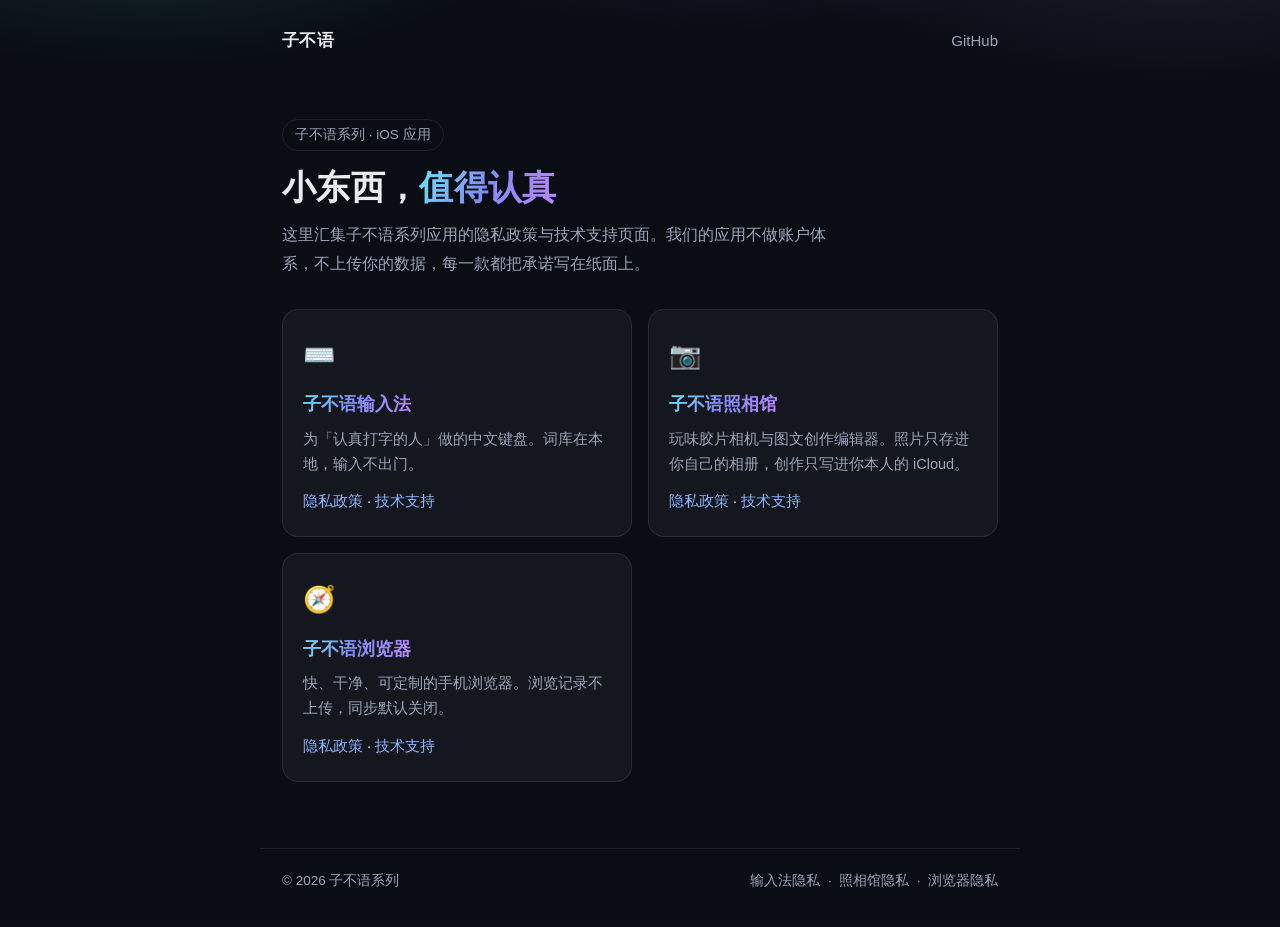
<file: index.html>
<!DOCTYPE html>
<html lang="zh-CN">
<head>
<meta charset="utf-8">
<meta name="viewport" content="width=device-width, initial-scale=1">
<title>子不语 · 应用与支持</title>
<meta name="description" content="子不语系列应用的隐私政策与技术支持：输入法、照相馆、浏览器。">
<link rel="stylesheet" href="assets/style.css">
</head>
<body>

<header class="site">
  <a class="brand" href="./">子不语</a>
  <nav>
    <a href="https://github.com/Miaolegemi9527/zibuyuweb" target="_blank" rel="noopener">GitHub</a>
  </nav>
</header>

<main>
  <section class="hero">
    <span class="hero-tag">子不语系列 · iOS 应用</span>
    <h1>小东西，<span class="grad">值得认真</span></h1>
    <p>这里汇集子不语系列应用的隐私政策与技术支持页面。我们的应用不做账户体系，不上传你的数据，每一款都把承诺写在纸面上。</p>
  </section>

  <div class="card-grid">
    <div class="card">
      <div class="card-icon">⌨️</div>
      <div class="card-title">子不语输入法</div>
      <div class="card-desc">为「认真打字的人」做的中文键盘。词库在本地，输入不出门。</div>
      <div class="card-links"><a href="input/privacy/">隐私政策</a> · <a href="input/support/">技术支持</a></div>
    </div>
    <div class="card">
      <div class="card-icon">📷</div>
      <div class="card-title">子不语照相馆</div>
      <div class="card-desc">玩味胶片相机与图文创作编辑器。照片只存进你自己的相册，创作只写进你本人的 iCloud。</div>
      <div class="card-links"><a href="camera/privacy/">隐私政策</a> · <a href="camera/support/">技术支持</a></div>
    </div>
    <div class="card">
      <div class="card-icon">🧭</div>
      <div class="card-title">子不语浏览器</div>
      <div class="card-desc">快、干净、可定制的手机浏览器。浏览记录不上传，同步默认关闭。</div>
      <div class="card-links"><a href="browser/privacy/">隐私政策</a> · <a href="browser/support/">技术支持</a></div>
    </div>
  </div>
</main>

<footer class="site">
  <span>© 2026 子不语系列</span>
  <span>
    <a href="input/privacy/">输入法隐私</a>
    &nbsp;·&nbsp;
    <a href="camera/privacy/">照相馆隐私</a>
    &nbsp;·&nbsp;
    <a href="browser/privacy/">浏览器隐私</a>
  </span>
</footer>

</body>
</html>
</file>
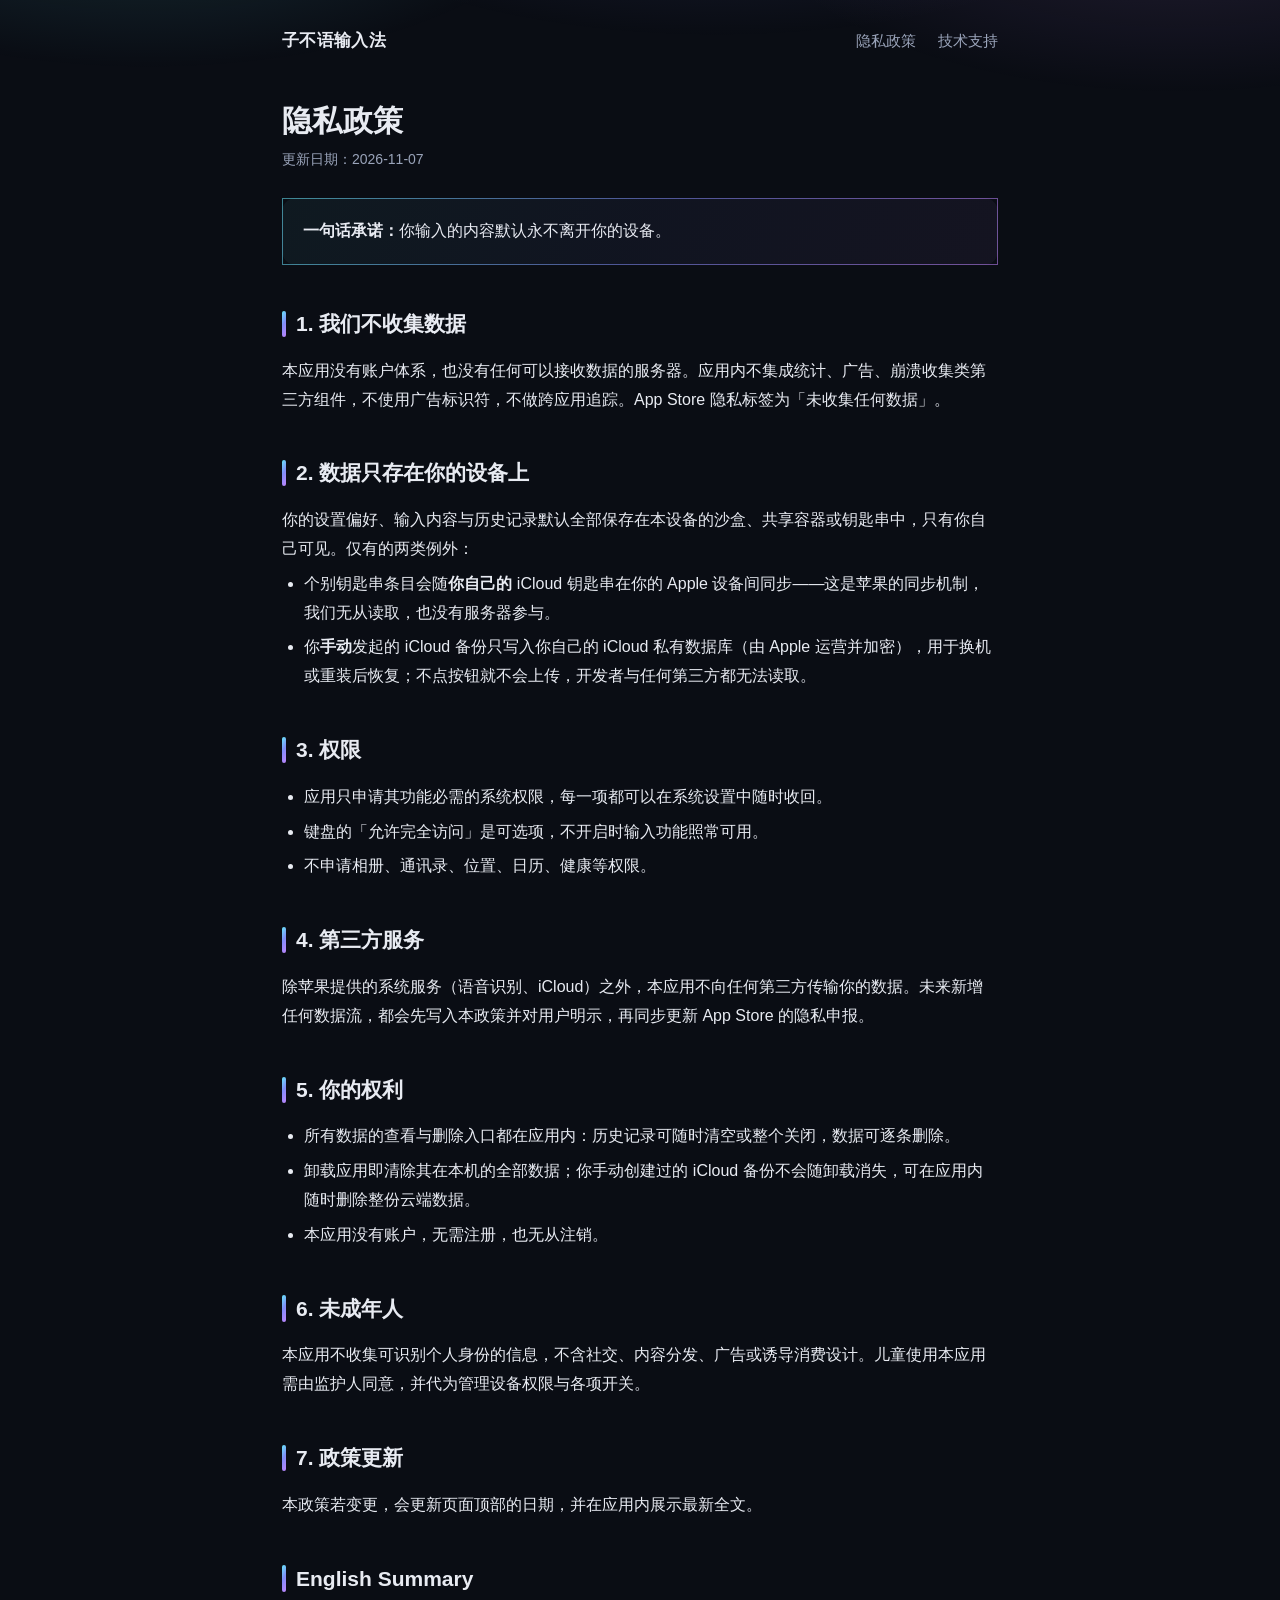
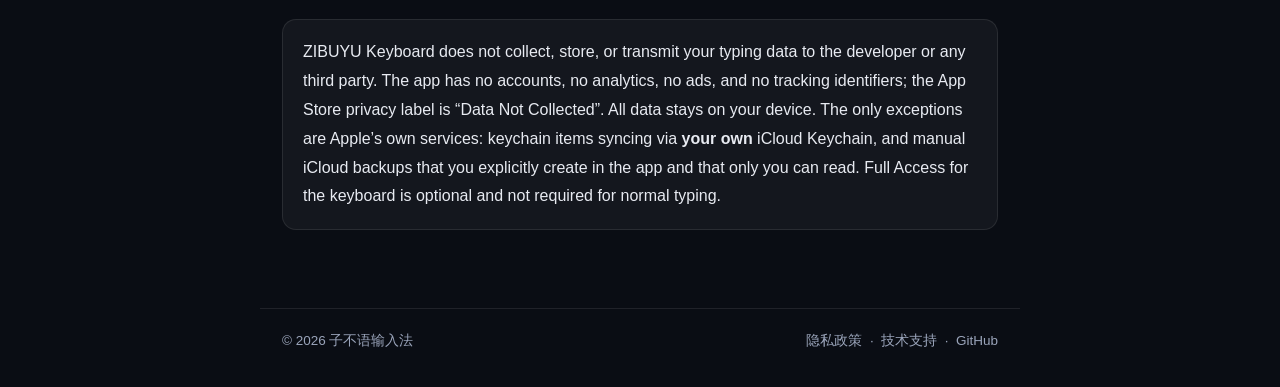
<file: privacy/index.html>
<!DOCTYPE html>
<html lang="zh-CN">
<head>
<meta charset="utf-8">
<meta name="viewport" content="width=device-width, initial-scale=1">
<title>隐私政策 · 子不语输入法</title>
<meta name="description" content="子不语输入法隐私政策：你输入的内容默认永不离开你的设备，未收集任何数据。">
<link rel="stylesheet" href="../assets/style.css">
</head>
<body>

<header class="site">
  <a class="brand" href="../">子不语输入法</a>
  <nav>
    <a href="../privacy/">隐私政策</a>
    <a href="../support/">技术支持</a>
  </nav>
</header>

<main>
  <h1 class="page-title">隐私政策</h1>
  <p class="meta-date">更新日期：2026-11-07</p>

  <div class="box promise">
    <span class="box-title">一句话承诺：</span>你输入的内容默认永不离开你的设备。
  </div>

  <h2>1. 我们不收集数据</h2>
  <p>本应用没有账户体系，也没有任何可以接收数据的服务器。应用内不集成统计、广告、崩溃收集类第三方组件，不使用广告标识符，不做跨应用追踪。App Store 隐私标签为「未收集任何数据」。</p>

  <h2>2. 数据只存在你的设备上</h2>
  <p>你的设置偏好、输入内容与历史记录默认全部保存在本设备的沙盒、共享容器或钥匙串中，只有你自己可见。仅有的两类例外：</p>
  <ul>
    <li>个别钥匙串条目会随<strong>你自己的</strong> iCloud 钥匙串在你的 Apple 设备间同步——这是苹果的同步机制，我们无从读取，也没有服务器参与。</li>
    <li>你<strong>手动</strong>发起的 iCloud 备份只写入你自己的 iCloud 私有数据库（由 Apple 运营并加密），用于换机或重装后恢复；不点按钮就不会上传，开发者与任何第三方都无法读取。</li>
  </ul>

  <h2>3. 权限</h2>
  <ul>
    <li>应用只申请其功能必需的系统权限，每一项都可以在系统设置中随时收回。</li>
    <li>键盘的「允许完全访问」是可选项，不开启时输入功能照常可用。</li>
    <li>不申请相册、通讯录、位置、日历、健康等权限。</li>
  </ul>

  <h2>4. 第三方服务</h2>
  <p>除苹果提供的系统服务（语音识别、iCloud）之外，本应用不向任何第三方传输你的数据。未来新增任何数据流，都会先写入本政策并对用户明示，再同步更新 App Store 的隐私申报。</p>

  <h2>5. 你的权利</h2>
  <ul>
    <li>所有数据的查看与删除入口都在应用内：历史记录可随时清空或整个关闭，数据可逐条删除。</li>
    <li>卸载应用即清除其在本机的全部数据；你手动创建过的 iCloud 备份不会随卸载消失，可在应用内随时删除整份云端数据。</li>
    <li>本应用没有账户，无需注册，也无从注销。</li>
  </ul>

  <h2>6. 未成年人</h2>
  <p>本应用不收集可识别个人身份的信息，不含社交、内容分发、广告或诱导消费设计。儿童使用本应用需由监护人同意，并代为管理设备权限与各项开关。</p>

  <h2>7. 政策更新</h2>
  <p>本政策若变更，会更新页面顶部的日期，并在应用内展示最新全文。</p>

  <h2>English Summary</h2>
  <div class="box">
    <p>ZIBUYU Keyboard does not collect, store, or transmit your typing data to the developer or any third party. The app has no accounts, no analytics, no ads, and no tracking identifiers; the App Store privacy label is “Data Not Collected”. All data stays on your device. The only exceptions are Apple’s own services: keychain items syncing via <strong>your own</strong> iCloud Keychain, and manual iCloud backups that you explicitly create in the app and that only you can read. Full Access for the keyboard is optional and not required for normal typing.</p>
  </div>
</main>

<footer class="site">
  <span>© 2026 子不语输入法</span>
  <span>
    <a href="../privacy/">隐私政策</a>
    &nbsp;·&nbsp;
    <a href="../support/">技术支持</a>
    &nbsp;·&nbsp;
    <a href="https://github.com/Miaolegemi9527/zibuyuweb" target="_blank" rel="noopener">GitHub</a>
  </span>
</footer>

</body>
</html>
</file>
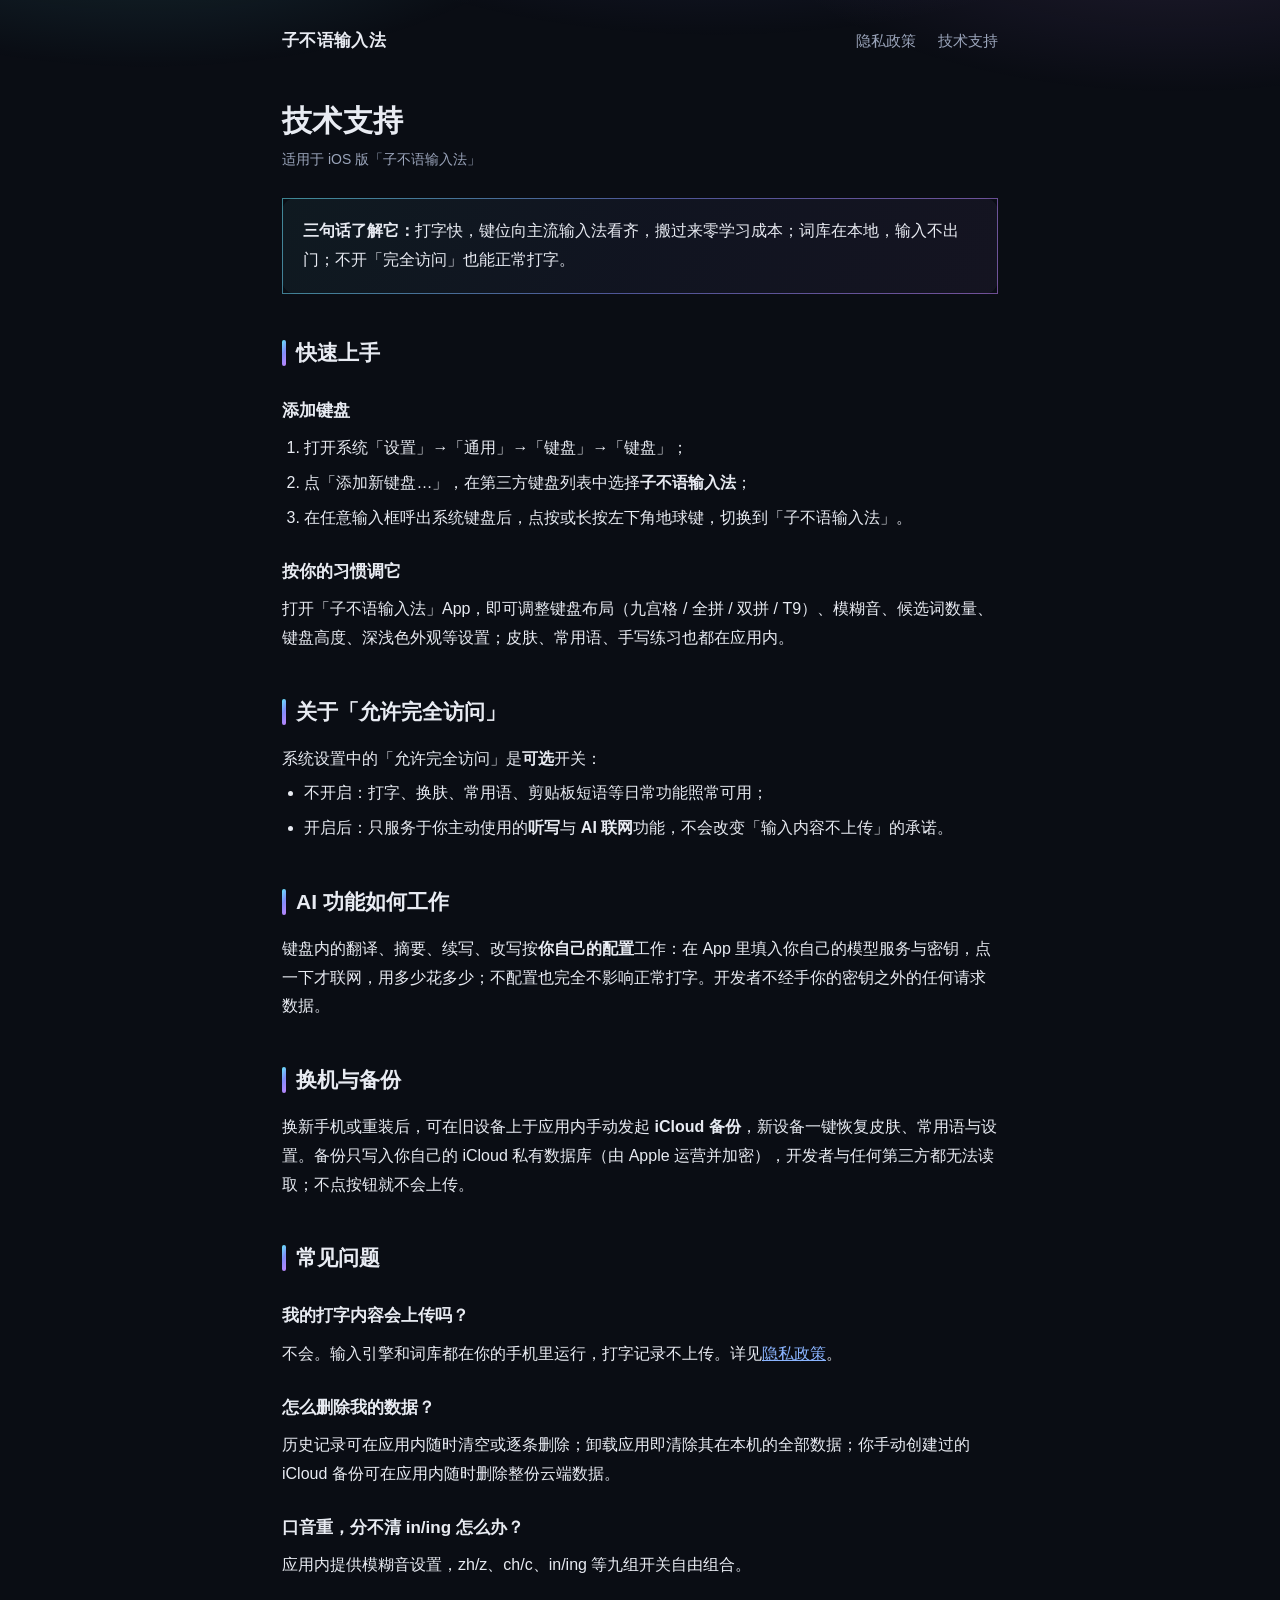
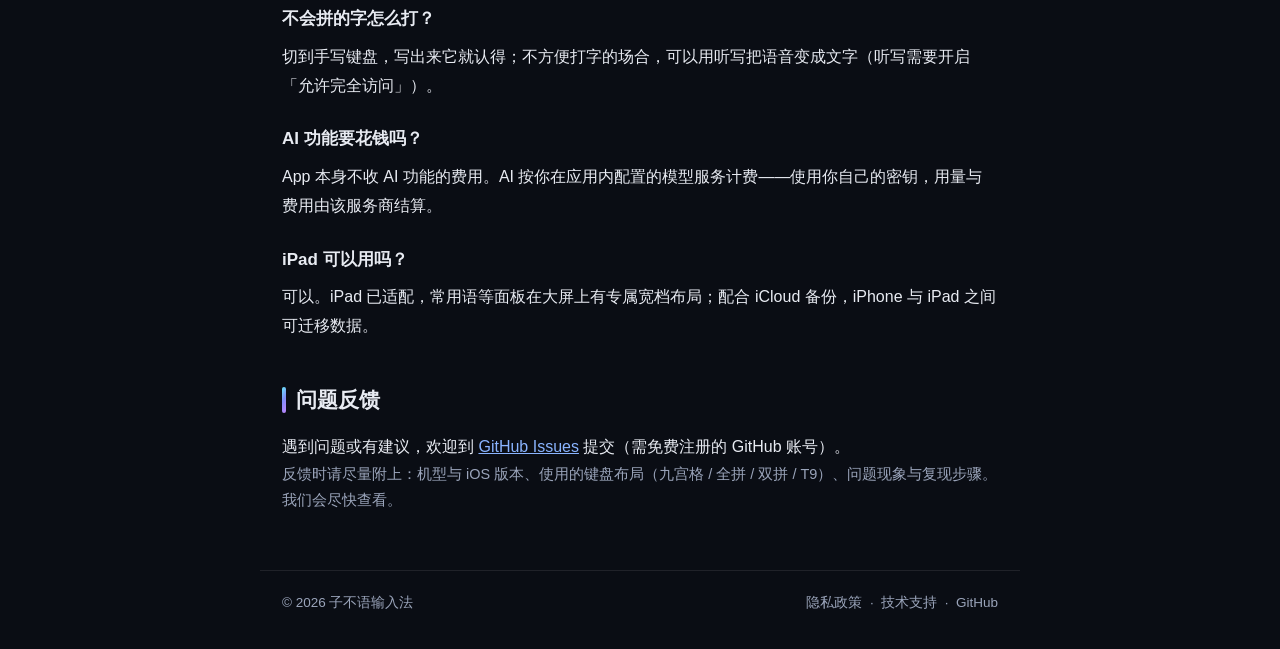
<file: support/index.html>
<!DOCTYPE html>
<html lang="zh-CN">
<head>
<meta charset="utf-8">
<meta name="viewport" content="width=device-width, initial-scale=1">
<title>技术支持 · 子不语输入法</title>
<meta name="description" content="子不语输入法技术支持：键盘安装与切换、完全访问说明、备份恢复、数据删除与问题反馈。">
<link rel="stylesheet" href="../assets/style.css">
</head>
<body>

<header class="site">
  <a class="brand" href="../">子不语输入法</a>
  <nav>
    <a href="../privacy/">隐私政策</a>
    <a href="../support/">技术支持</a>
  </nav>
</header>

<main>
  <h1 class="page-title">技术支持</h1>
  <p class="meta-date">适用于 iOS 版「子不语输入法」</p>

  <div class="box promise">
    <span class="box-title">三句话了解它：</span>打字快，键位向主流输入法看齐，搬过来零学习成本；词库在本地，输入不出门；不开「完全访问」也能正常打字。
  </div>

  <h2>快速上手</h2>
  <h3>添加键盘</h3>
  <ol>
    <li>打开系统「设置」→「通用」→「键盘」→「键盘」；</li>
    <li>点「添加新键盘…」，在第三方键盘列表中选择<strong>子不语输入法</strong>；</li>
    <li>在任意输入框呼出系统键盘后，点按或长按左下角地球键，切换到「子不语输入法」。</li>
  </ol>
  <h3>按你的习惯调它</h3>
  <p>打开「子不语输入法」App，即可调整键盘布局（九宫格 / 全拼 / 双拼 / T9）、模糊音、候选词数量、键盘高度、深浅色外观等设置；皮肤、常用语、手写练习也都在应用内。</p>

  <h2>关于「允许完全访问」</h2>
  <p>系统设置中的「允许完全访问」是<strong>可选</strong>开关：</p>
  <ul>
    <li>不开启：打字、换肤、常用语、剪贴板短语等日常功能照常可用；</li>
    <li>开启后：只服务于你主动使用的<strong>听写</strong>与 <strong>AI 联网</strong>功能，不会改变「输入内容不上传」的承诺。</li>
  </ul>

  <h2>AI 功能如何工作</h2>
  <p>键盘内的翻译、摘要、续写、改写按<strong>你自己的配置</strong>工作：在 App 里填入你自己的模型服务与密钥，点一下才联网，用多少花多少；不配置也完全不影响正常打字。开发者不经手你的密钥之外的任何请求数据。</p>

  <h2>换机与备份</h2>
  <p>换新手机或重装后，可在旧设备上于应用内手动发起 <strong>iCloud 备份</strong>，新设备一键恢复皮肤、常用语与设置。备份只写入你自己的 iCloud 私有数据库（由 Apple 运营并加密），开发者与任何第三方都无法读取；不点按钮就不会上传。</p>

  <h2>常见问题</h2>

  <h3>我的打字内容会上传吗？</h3>
  <p>不会。输入引擎和词库都在你的手机里运行，打字记录不上传。详见<a href="../privacy/">隐私政策</a>。</p>

  <h3>怎么删除我的数据？</h3>
  <p>历史记录可在应用内随时清空或逐条删除；卸载应用即清除其在本机的全部数据；你手动创建过的 iCloud 备份可在应用内随时删除整份云端数据。</p>

  <h3>口音重，分不清 in/ing 怎么办？</h3>
  <p>应用内提供模糊音设置，zh/z、ch/c、in/ing 等九组开关自由组合。</p>

  <h3>不会拼的字怎么打？</h3>
  <p>切到手写键盘，写出来它就认得；不方便打字的场合，可以用听写把语音变成文字（听写需要开启「允许完全访问」）。</p>

  <h3>AI 功能要花钱吗？</h3>
  <p>App 本身不收 AI 功能的费用。AI 按你在应用内配置的模型服务计费——使用你自己的密钥，用量与费用由该服务商结算。</p>

  <h3>iPad 可以用吗？</h3>
  <p>可以。iPad 已适配，常用语等面板在大屏上有专属宽档布局；配合 iCloud 备份，iPhone 与 iPad 之间可迁移数据。</p>

  <h2>问题反馈</h2>
  <p>遇到问题或有建议，欢迎到 <a href="https://github.com/Miaolegemi9527/zibuyuweb/issues" target="_blank" rel="noopener">GitHub Issues</a> 提交（需免费注册的 GitHub 账号）。</p>
  <p class="muted">反馈时请尽量附上：机型与 iOS 版本、使用的键盘布局（九宫格 / 全拼 / 双拼 / T9）、问题现象与复现步骤。我们会尽快查看。</p>
</main>

<footer class="site">
  <span>© 2026 子不语输入法</span>
  <span>
    <a href="../privacy/">隐私政策</a>
    &nbsp;·&nbsp;
    <a href="../support/">技术支持</a>
    &nbsp;·&nbsp;
    <a href="https://github.com/Miaolegemi9527/zibuyuweb" target="_blank" rel="noopener">GitHub</a>
  </span>
</footer>

</body>
</html>
</file>
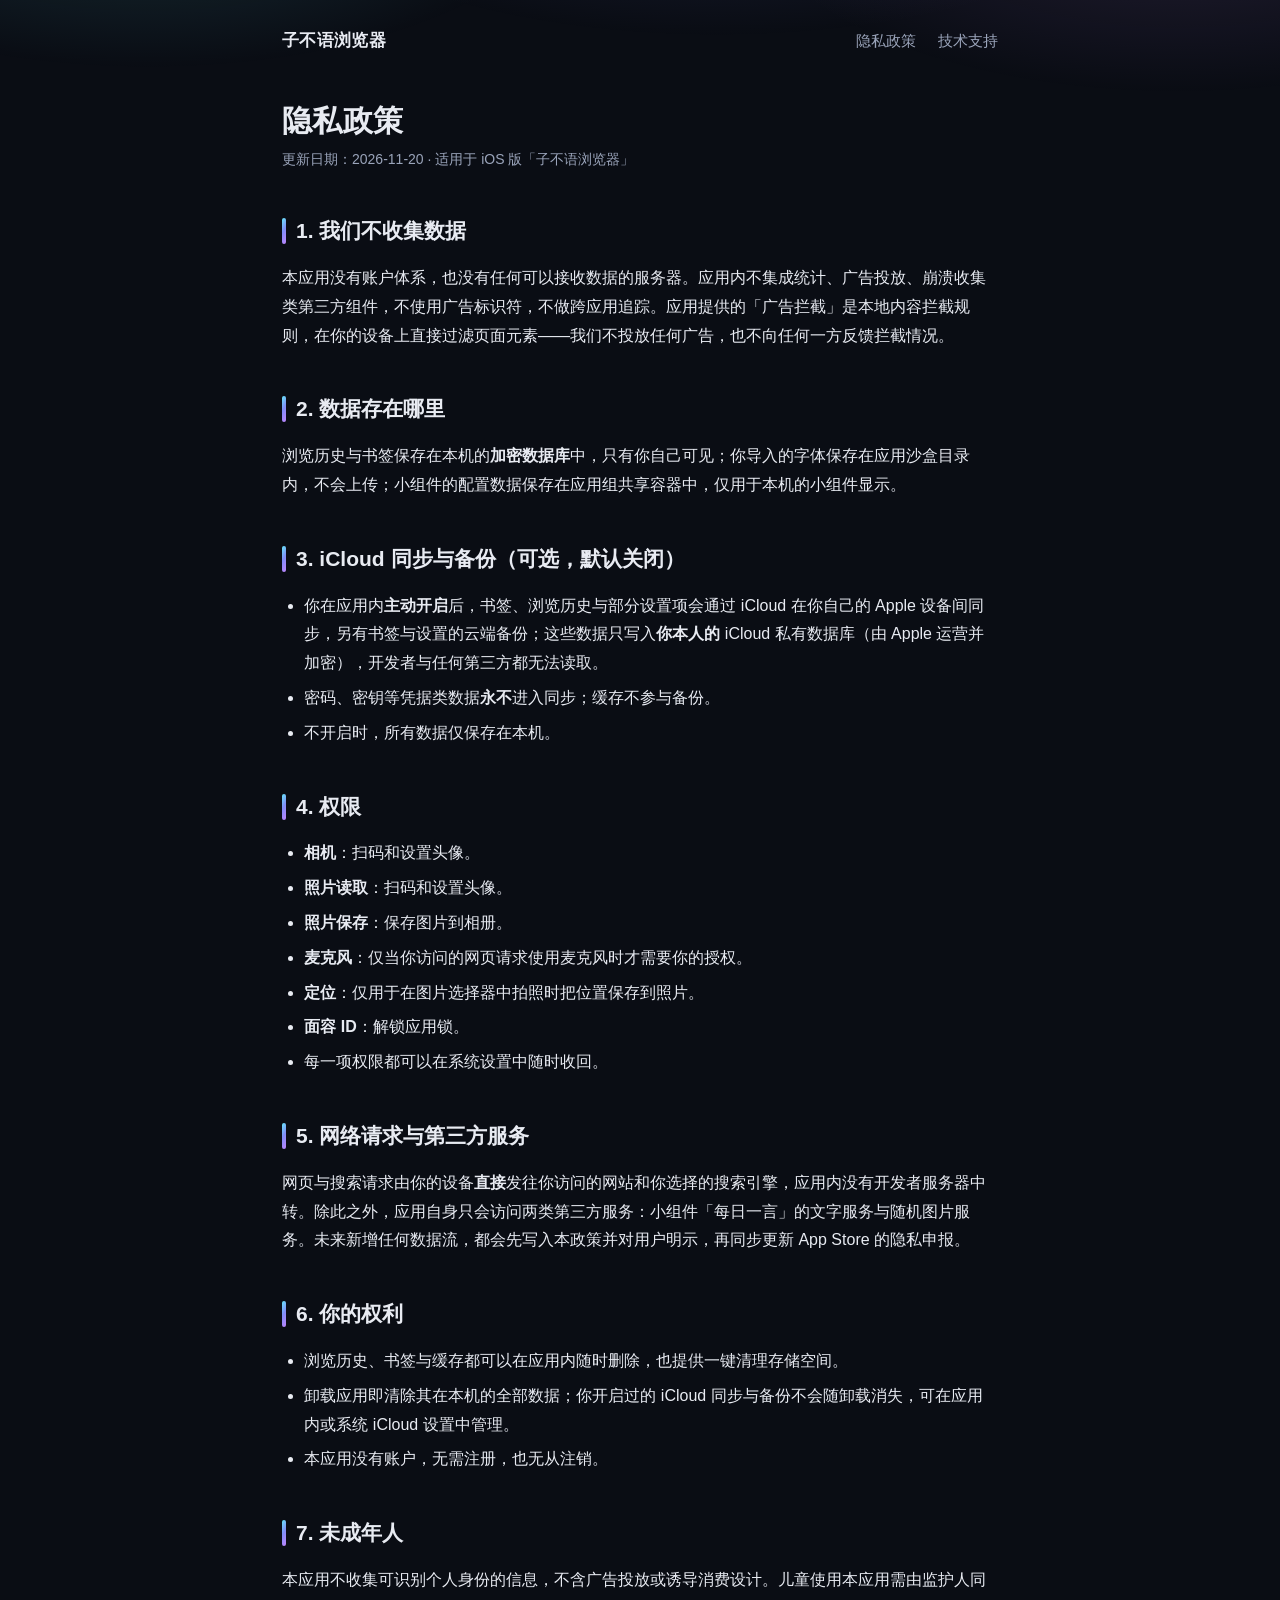
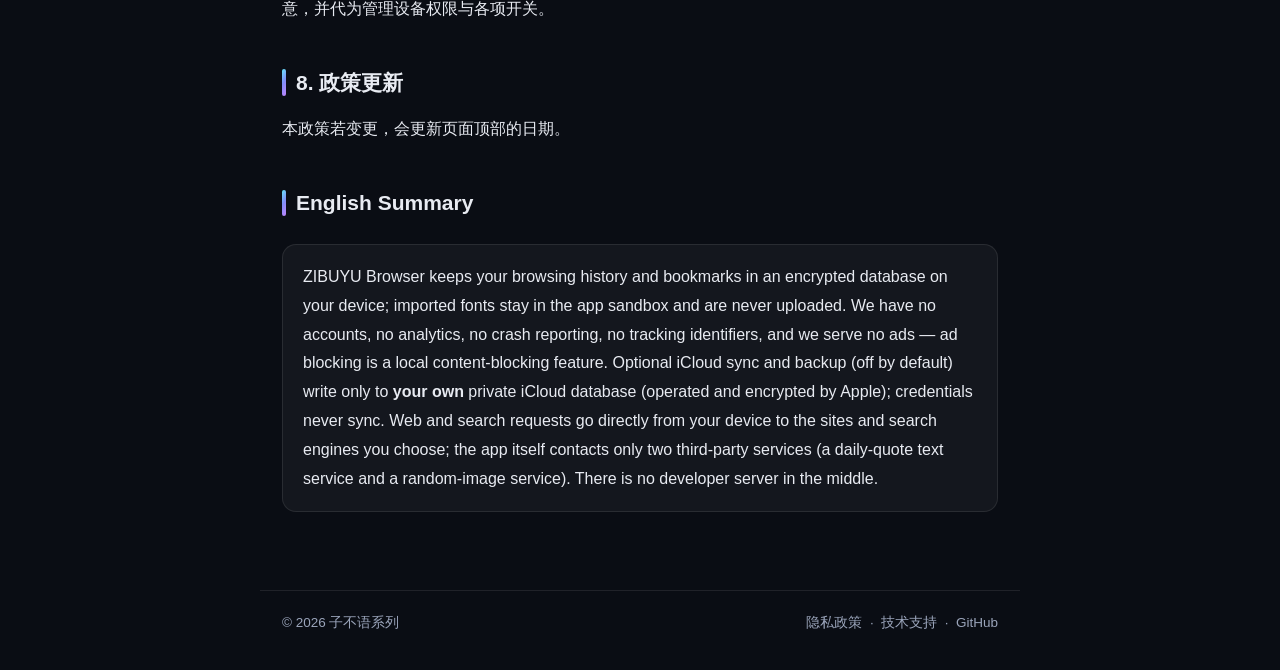
<file: browser/privacy/index.html>
<!DOCTYPE html>
<html lang="zh-CN">
<head>
<meta charset="utf-8">
<meta name="viewport" content="width=device-width, initial-scale=1">
<title>隐私政策 · 子不语浏览器</title>
<meta name="description" content="子不语浏览器隐私政策：浏览记录只会留在你的设备与你本人的 iCloud 里，未收集任何数据。">
<link rel="stylesheet" href="../../assets/style.css">
</head>
<body>

<header class="site">
  <a class="brand" href="../../">子不语浏览器</a>
  <nav>
    <a href="../privacy/">隐私政策</a>
    <a href="../support/">技术支持</a>
  </nav>
</header>

<main>
  <h1 class="page-title">隐私政策</h1>
  <p class="meta-date">更新日期：2026-11-20 · 适用于 iOS 版「子不语浏览器」</p>

  <h2>1. 我们不收集数据</h2>
  <p>本应用没有账户体系，也没有任何可以接收数据的服务器。应用内不集成统计、广告投放、崩溃收集类第三方组件，不使用广告标识符，不做跨应用追踪。应用提供的「广告拦截」是本地内容拦截规则，在你的设备上直接过滤页面元素——我们不投放任何广告，也不向任何一方反馈拦截情况。</p>

  <h2>2. 数据存在哪里</h2>
  <p>浏览历史与书签保存在本机的<strong>加密数据库</strong>中，只有你自己可见；你导入的字体保存在应用沙盒目录内，不会上传；小组件的配置数据保存在应用组共享容器中，仅用于本机的小组件显示。</p>

  <h2>3. iCloud 同步与备份（可选，默认关闭）</h2>
  <ul>
    <li>你在应用内<strong>主动开启</strong>后，书签、浏览历史与部分设置项会通过 iCloud 在你自己的 Apple 设备间同步，另有书签与设置的云端备份；这些数据只写入<strong>你本人的</strong> iCloud 私有数据库（由 Apple 运营并加密），开发者与任何第三方都无法读取。</li>
    <li>密码、密钥等凭据类数据<strong>永不</strong>进入同步；缓存不参与备份。</li>
    <li>不开启时，所有数据仅保存在本机。</li>
  </ul>

  <h2>4. 权限</h2>
  <ul>
    <li><strong>相机</strong>：扫码和设置头像。</li>
    <li><strong>照片读取</strong>：扫码和设置头像。</li>
    <li><strong>照片保存</strong>：保存图片到相册。</li>
    <li><strong>麦克风</strong>：仅当你访问的网页请求使用麦克风时才需要你的授权。</li>
    <li><strong>定位</strong>：仅用于在图片选择器中拍照时把位置保存到照片。</li>
    <li><strong>面容 ID</strong>：解锁应用锁。</li>
    <li>每一项权限都可以在系统设置中随时收回。</li>
  </ul>

  <h2>5. 网络请求与第三方服务</h2>
  <p>网页与搜索请求由你的设备<strong>直接</strong>发往你访问的网站和你选择的搜索引擎，应用内没有开发者服务器中转。除此之外，应用自身只会访问两类第三方服务：小组件「每日一言」的文字服务与随机图片服务。未来新增任何数据流，都会先写入本政策并对用户明示，再同步更新 App Store 的隐私申报。</p>

  <h2>6. 你的权利</h2>
  <ul>
    <li>浏览历史、书签与缓存都可以在应用内随时删除，也提供一键清理存储空间。</li>
    <li>卸载应用即清除其在本机的全部数据；你开启过的 iCloud 同步与备份不会随卸载消失，可在应用内或系统 iCloud 设置中管理。</li>
    <li>本应用没有账户，无需注册，也无从注销。</li>
  </ul>

  <h2>7. 未成年人</h2>
  <p>本应用不收集可识别个人身份的信息，不含广告投放或诱导消费设计。儿童使用本应用需由监护人同意，并代为管理设备权限与各项开关。</p>

  <h2>8. 政策更新</h2>
  <p>本政策若变更，会更新页面顶部的日期。</p>

  <h2>English Summary</h2>
  <div class="box">
    <p>ZIBUYU Browser keeps your browsing history and bookmarks in an encrypted database on your device; imported fonts stay in the app sandbox and are never uploaded. We have no accounts, no analytics, no crash reporting, no tracking identifiers, and we serve no ads — ad blocking is a local content-blocking feature. Optional iCloud sync and backup (off by default) write only to <strong>your own</strong> private iCloud database (operated and encrypted by Apple); credentials never sync. Web and search requests go directly from your device to the sites and search engines you choose; the app itself contacts only two third-party services (a daily-quote text service and a random-image service). There is no developer server in the middle.</p>
  </div>
</main>

<footer class="site">
  <span>© 2026 子不语系列</span>
  <span>
    <a href="../privacy/">隐私政策</a>
    &nbsp;·&nbsp;
    <a href="../support/">技术支持</a>
    &nbsp;·&nbsp;
    <a href="https://github.com/Miaolegemi9527/zibuyuweb" target="_blank" rel="noopener">GitHub</a>
  </span>
</footer>

</body>
</html>
</file>
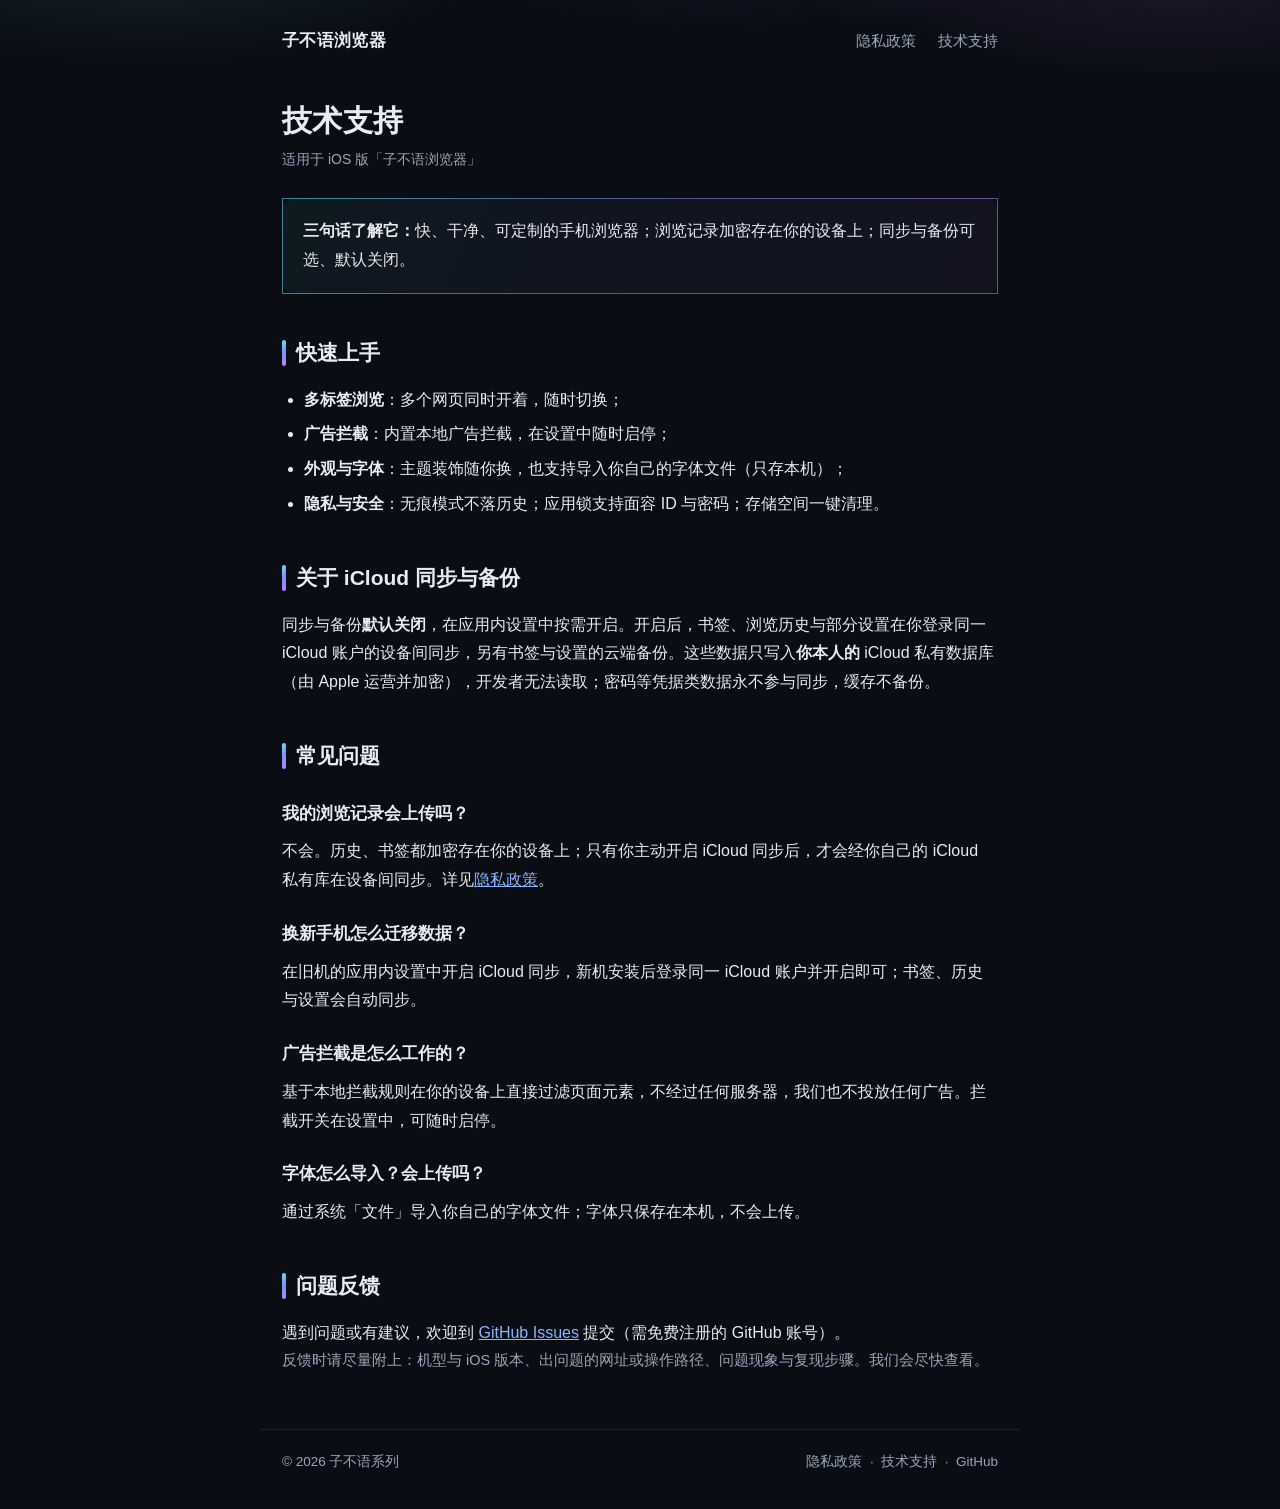
<file: browser/support/index.html>
<!DOCTYPE html>
<html lang="zh-CN">
<head>
<meta charset="utf-8">
<meta name="viewport" content="width=device-width, initial-scale=1">
<title>技术支持 · 子不语浏览器</title>
<meta name="description" content="子不语浏览器技术支持：多标签浏览、广告拦截、字体导入、iCloud 同步与问题反馈。">
<link rel="stylesheet" href="../../assets/style.css">
</head>
<body>

<header class="site">
  <a class="brand" href="../../">子不语浏览器</a>
  <nav>
    <a href="../privacy/">隐私政策</a>
    <a href="../support/">技术支持</a>
  </nav>
</header>

<main>
  <h1 class="page-title">技术支持</h1>
  <p class="meta-date">适用于 iOS 版「子不语浏览器」</p>

  <div class="box promise">
    <span class="box-title">三句话了解它：</span>快、干净、可定制的手机浏览器；浏览记录加密存在你的设备上；同步与备份可选、默认关闭。
  </div>

  <h2>快速上手</h2>
  <ul>
    <li><strong>多标签浏览</strong>：多个网页同时开着，随时切换；</li>
    <li><strong>广告拦截</strong>：内置本地广告拦截，在设置中随时启停；</li>
    <li><strong>外观与字体</strong>：主题装饰随你换，也支持导入你自己的字体文件（只存本机）；</li>
    <li><strong>隐私与安全</strong>：无痕模式不落历史；应用锁支持面容 ID 与密码；存储空间一键清理。</li>
  </ul>

  <h2>关于 iCloud 同步与备份</h2>
  <p>同步与备份<strong>默认关闭</strong>，在应用内设置中按需开启。开启后，书签、浏览历史与部分设置在你登录同一 iCloud 账户的设备间同步，另有书签与设置的云端备份。这些数据只写入<strong>你本人的</strong> iCloud 私有数据库（由 Apple 运营并加密），开发者无法读取；密码等凭据类数据永不参与同步，缓存不备份。</p>

  <h2>常见问题</h2>

  <h3>我的浏览记录会上传吗？</h3>
  <p>不会。历史、书签都加密存在你的设备上；只有你主动开启 iCloud 同步后，才会经你自己的 iCloud 私有库在设备间同步。详见<a href="../privacy/">隐私政策</a>。</p>

  <h3>换新手机怎么迁移数据？</h3>
  <p>在旧机的应用内设置中开启 iCloud 同步，新机安装后登录同一 iCloud 账户并开启即可；书签、历史与设置会自动同步。</p>

  <h3>广告拦截是怎么工作的？</h3>
  <p>基于本地拦截规则在你的设备上直接过滤页面元素，不经过任何服务器，我们也不投放任何广告。拦截开关在设置中，可随时启停。</p>

  <h3>字体怎么导入？会上传吗？</h3>
  <p>通过系统「文件」导入你自己的字体文件；字体只保存在本机，不会上传。</p>

  <h2>问题反馈</h2>
  <p>遇到问题或有建议，欢迎到 <a href="https://github.com/Miaolegemi9527/zibuyuweb/issues/new?labels=browser" target="_blank" rel="noopener">GitHub Issues</a> 提交（需免费注册的 GitHub 账号）。</p>
  <p class="muted">反馈时请尽量附上：机型与 iOS 版本、出问题的网址或操作路径、问题现象与复现步骤。我们会尽快查看。</p>
</main>

<footer class="site">
  <span>© 2026 子不语系列</span>
  <span>
    <a href="../privacy/">隐私政策</a>
    &nbsp;·&nbsp;
    <a href="../support/">技术支持</a>
    &nbsp;·&nbsp;
    <a href="https://github.com/Miaolegemi9527/zibuyuweb" target="_blank" rel="noopener">GitHub</a>
  </span>
</footer>

</body>
</html>
</file>
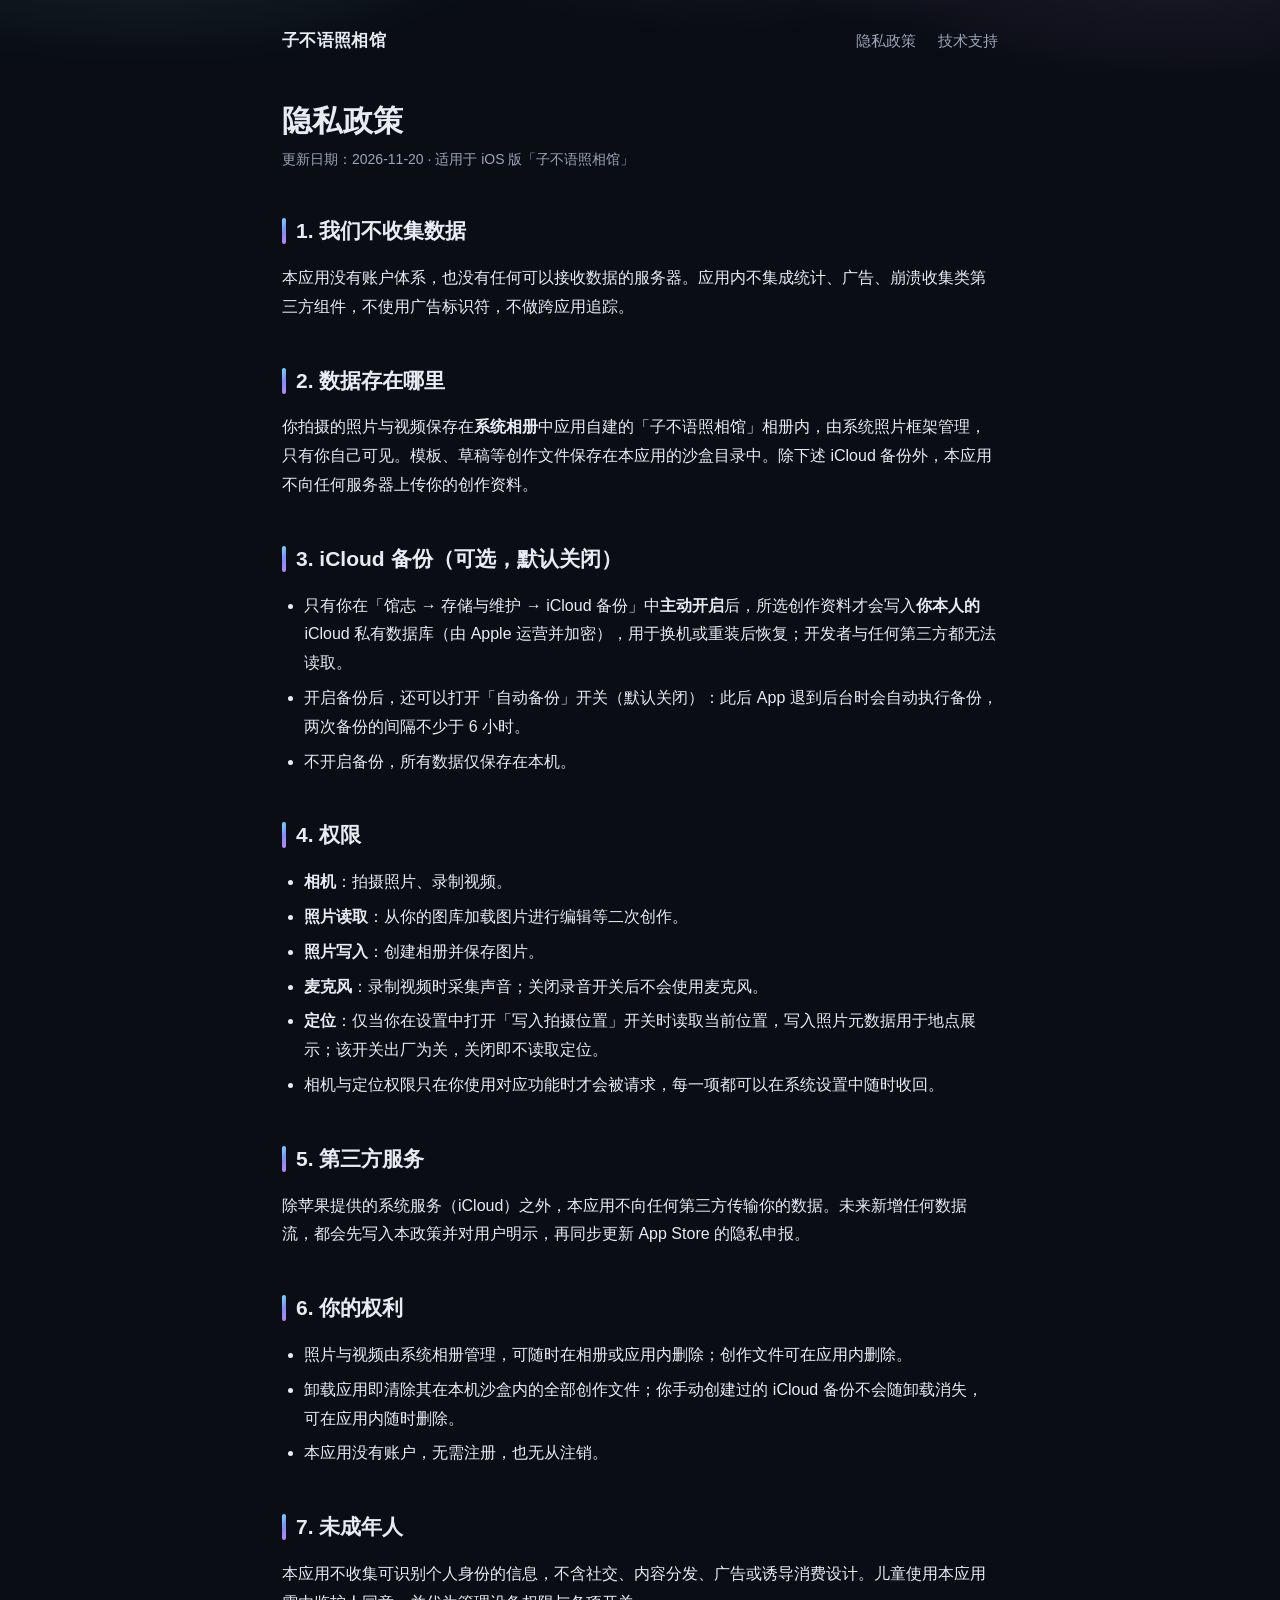
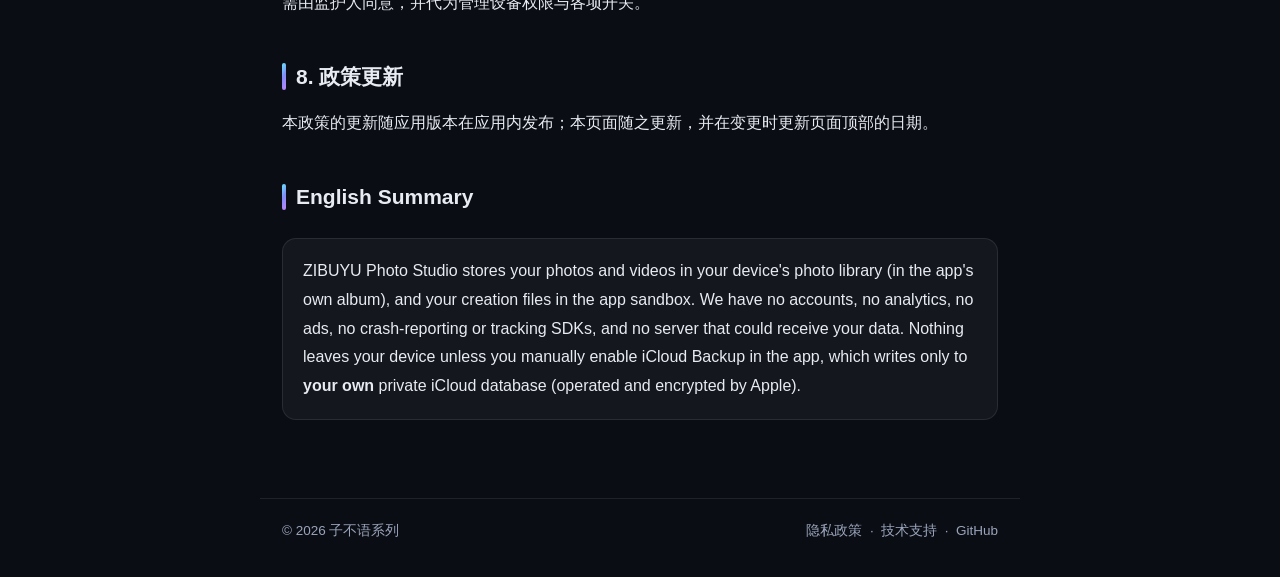
<file: camera/privacy/index.html>
<!DOCTYPE html>
<html lang="zh-CN">
<head>
<meta charset="utf-8">
<meta name="viewport" content="width=device-width, initial-scale=1">
<title>隐私政策 · 子不语照相馆</title>
<meta name="description" content="子不语照相馆隐私政策：照片与创作只会留在你的设备、相册与你本人的 iCloud 里，未收集任何数据。">
<link rel="stylesheet" href="../../assets/style.css">
</head>
<body>

<header class="site">
  <a class="brand" href="../../">子不语照相馆</a>
  <nav>
    <a href="../privacy/">隐私政策</a>
    <a href="../support/">技术支持</a>
  </nav>
</header>

<main>
  <h1 class="page-title">隐私政策</h1>
  <p class="meta-date">更新日期：2026-11-20 · 适用于 iOS 版「子不语照相馆」</p>

  <h2>1. 我们不收集数据</h2>
  <p>本应用没有账户体系，也没有任何可以接收数据的服务器。应用内不集成统计、广告、崩溃收集类第三方组件，不使用广告标识符，不做跨应用追踪。</p>

  <h2>2. 数据存在哪里</h2>
  <p>你拍摄的照片与视频保存在<strong>系统相册</strong>中应用自建的「子不语照相馆」相册内，由系统照片框架管理，只有你自己可见。模板、草稿等创作文件保存在本应用的沙盒目录中。除下述 iCloud 备份外，本应用不向任何服务器上传你的创作资料。</p>

  <h2>3. iCloud 备份（可选，默认关闭）</h2>
  <ul>
    <li>只有你在「馆志 → 存储与维护 → iCloud 备份」中<strong>主动开启</strong>后，所选创作资料才会写入<strong>你本人的</strong> iCloud 私有数据库（由 Apple 运营并加密），用于换机或重装后恢复；开发者与任何第三方都无法读取。</li>
    <li>开启备份后，还可以打开「自动备份」开关（默认关闭）：此后 App 退到后台时会自动执行备份，两次备份的间隔不少于 6 小时。</li>
    <li>不开启备份，所有数据仅保存在本机。</li>
  </ul>

  <h2>4. 权限</h2>
  <ul>
    <li><strong>相机</strong>：拍摄照片、录制视频。</li>
    <li><strong>照片读取</strong>：从你的图库加载图片进行编辑等二次创作。</li>
    <li><strong>照片写入</strong>：创建相册并保存图片。</li>
    <li><strong>麦克风</strong>：录制视频时采集声音；关闭录音开关后不会使用麦克风。</li>
    <li><strong>定位</strong>：仅当你在设置中打开「写入拍摄位置」开关时读取当前位置，写入照片元数据用于地点展示；该开关出厂为关，关闭即不读取定位。</li>
    <li>相机与定位权限只在你使用对应功能时才会被请求，每一项都可以在系统设置中随时收回。</li>
  </ul>

  <h2>5. 第三方服务</h2>
  <p>除苹果提供的系统服务（iCloud）之外，本应用不向任何第三方传输你的数据。未来新增任何数据流，都会先写入本政策并对用户明示，再同步更新 App Store 的隐私申报。</p>

  <h2>6. 你的权利</h2>
  <ul>
    <li>照片与视频由系统相册管理，可随时在相册或应用内删除；创作文件可在应用内删除。</li>
    <li>卸载应用即清除其在本机沙盒内的全部创作文件；你手动创建过的 iCloud 备份不会随卸载消失，可在应用内随时删除。</li>
    <li>本应用没有账户，无需注册，也无从注销。</li>
  </ul>

  <h2>7. 未成年人</h2>
  <p>本应用不收集可识别个人身份的信息，不含社交、内容分发、广告或诱导消费设计。儿童使用本应用需由监护人同意，并代为管理设备权限与各项开关。</p>

  <h2>8. 政策更新</h2>
  <p>本政策的更新随应用版本在应用内发布；本页面随之更新，并在变更时更新页面顶部的日期。</p>

  <h2>English Summary</h2>
  <div class="box">
    <p>ZIBUYU Photo Studio stores your photos and videos in your device's photo library (in the app's own album), and your creation files in the app sandbox. We have no accounts, no analytics, no ads, no crash-reporting or tracking SDKs, and no server that could receive your data. Nothing leaves your device unless you manually enable iCloud Backup in the app, which writes only to <strong>your own</strong> private iCloud database (operated and encrypted by Apple).</p>
  </div>
</main>

<footer class="site">
  <span>© 2026 子不语系列</span>
  <span>
    <a href="../privacy/">隐私政策</a>
    &nbsp;·&nbsp;
    <a href="../support/">技术支持</a>
    &nbsp;·&nbsp;
    <a href="https://github.com/Miaolegemi9527/zibuyuweb" target="_blank" rel="noopener">GitHub</a>
  </span>
</footer>

</body>
</html>
</file>
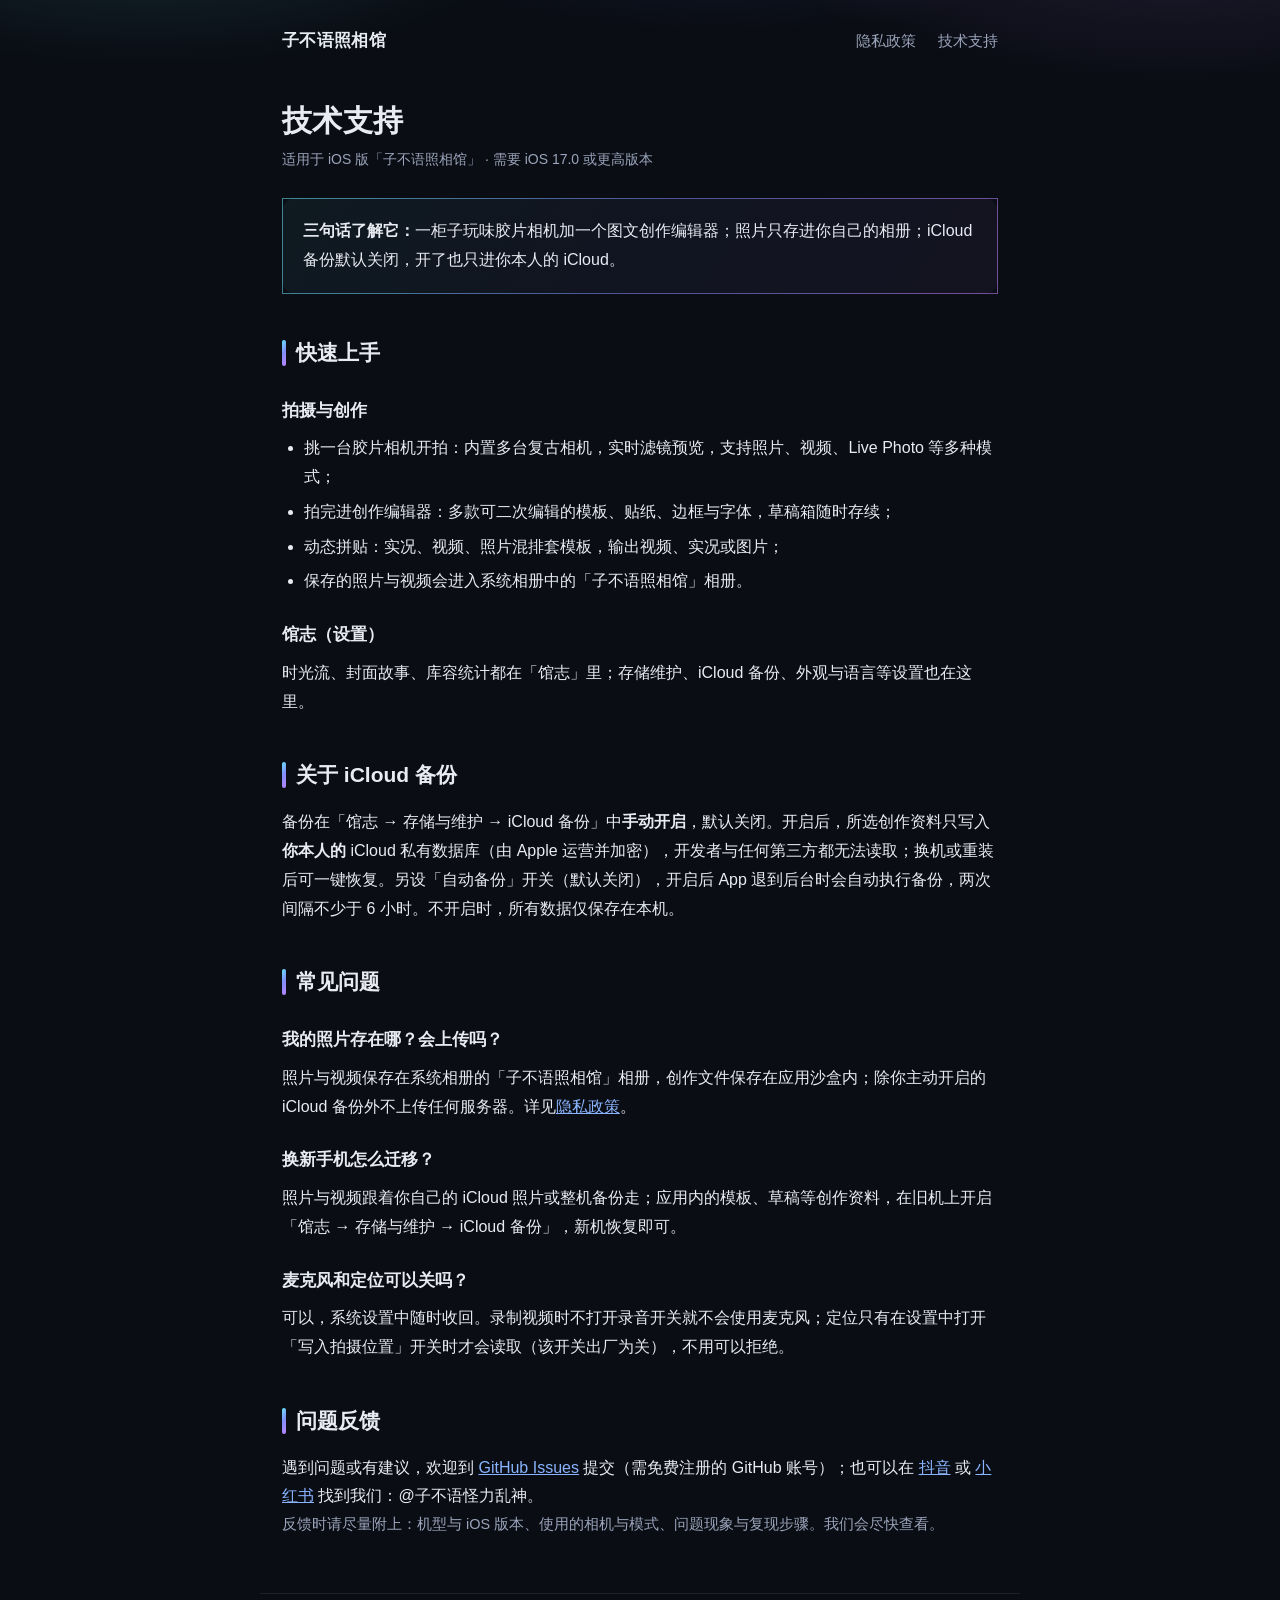
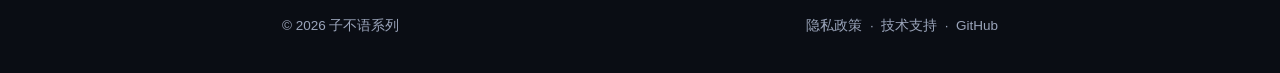
<file: camera/support/index.html>
<!DOCTYPE html>
<html lang="zh-CN">
<head>
<meta charset="utf-8">
<meta name="viewport" content="width=device-width, initial-scale=1">
<title>技术支持 · 子不语照相馆</title>
<meta name="description" content="子不语照相馆技术支持：拍摄与保存、iCloud 备份、权限说明与问题反馈。">
<link rel="stylesheet" href="../../assets/style.css">
</head>
<body>

<header class="site">
  <a class="brand" href="../../">子不语照相馆</a>
  <nav>
    <a href="../privacy/">隐私政策</a>
    <a href="../support/">技术支持</a>
  </nav>
</header>

<main>
  <h1 class="page-title">技术支持</h1>
  <p class="meta-date">适用于 iOS 版「子不语照相馆」 · 需要 iOS 17.0 或更高版本</p>

  <div class="box promise">
    <span class="box-title">三句话了解它：</span>一柜子玩味胶片相机加一个图文创作编辑器；照片只存进你自己的相册；iCloud 备份默认关闭，开了也只进你本人的 iCloud。
  </div>

  <h2>快速上手</h2>
  <h3>拍摄与创作</h3>
  <ul>
    <li>挑一台胶片相机开拍：内置多台复古相机，实时滤镜预览，支持照片、视频、Live Photo 等多种模式；</li>
    <li>拍完进创作编辑器：多款可二次编辑的模板、贴纸、边框与字体，草稿箱随时存续；</li>
    <li>动态拼贴：实况、视频、照片混排套模板，输出视频、实况或图片；</li>
    <li>保存的照片与视频会进入系统相册中的「子不语照相馆」相册。</li>
  </ul>
  <h3>馆志（设置）</h3>
  <p>时光流、封面故事、库容统计都在「馆志」里；存储维护、iCloud 备份、外观与语言等设置也在这里。</p>

  <h2>关于 iCloud 备份</h2>
  <p>备份在「馆志 → 存储与维护 → iCloud 备份」中<strong>手动开启</strong>，默认关闭。开启后，所选创作资料只写入<strong>你本人的</strong> iCloud 私有数据库（由 Apple 运营并加密），开发者与任何第三方都无法读取；换机或重装后可一键恢复。另设「自动备份」开关（默认关闭），开启后 App 退到后台时会自动执行备份，两次间隔不少于 6 小时。不开启时，所有数据仅保存在本机。</p>

  <h2>常见问题</h2>

  <h3>我的照片存在哪？会上传吗？</h3>
  <p>照片与视频保存在系统相册的「子不语照相馆」相册，创作文件保存在应用沙盒内；除你主动开启的 iCloud 备份外不上传任何服务器。详见<a href="../privacy/">隐私政策</a>。</p>

  <h3>换新手机怎么迁移？</h3>
  <p>照片与视频跟着你自己的 iCloud 照片或整机备份走；应用内的模板、草稿等创作资料，在旧机上开启「馆志 → 存储与维护 → iCloud 备份」，新机恢复即可。</p>

  <h3>麦克风和定位可以关吗？</h3>
  <p>可以，系统设置中随时收回。录制视频时不打开录音开关就不会使用麦克风；定位只有在设置中打开「写入拍摄位置」开关时才会读取（该开关出厂为关），不用可以拒绝。</p>

  <h2>问题反馈</h2>
  <p>遇到问题或有建议，欢迎到 <a href="https://github.com/Miaolegemi9527/zibuyuweb/issues/new?labels=camera" target="_blank" rel="noopener">GitHub Issues</a> 提交（需免费注册的 GitHub 账号）；也可以在 <a href="https://www.douyin.com/user/2162084013676345" target="_blank" rel="noopener">抖音</a> 或 <a href="https://www.xiaohongshu.com/user/profile/63323d8300000000230243bc" target="_blank" rel="noopener">小红书</a> 找到我们：@子不语怪力乱神。</p>
  <p class="muted">反馈时请尽量附上：机型与 iOS 版本、使用的相机与模式、问题现象与复现步骤。我们会尽快查看。</p>
</main>

<footer class="site">
  <span>© 2026 子不语系列</span>
  <span>
    <a href="../privacy/">隐私政策</a>
    &nbsp;·&nbsp;
    <a href="../support/">技术支持</a>
    &nbsp;·&nbsp;
    <a href="https://github.com/Miaolegemi9527/zibuyuweb" target="_blank" rel="noopener">GitHub</a>
  </span>
</footer>

</body>
</html>
</file>
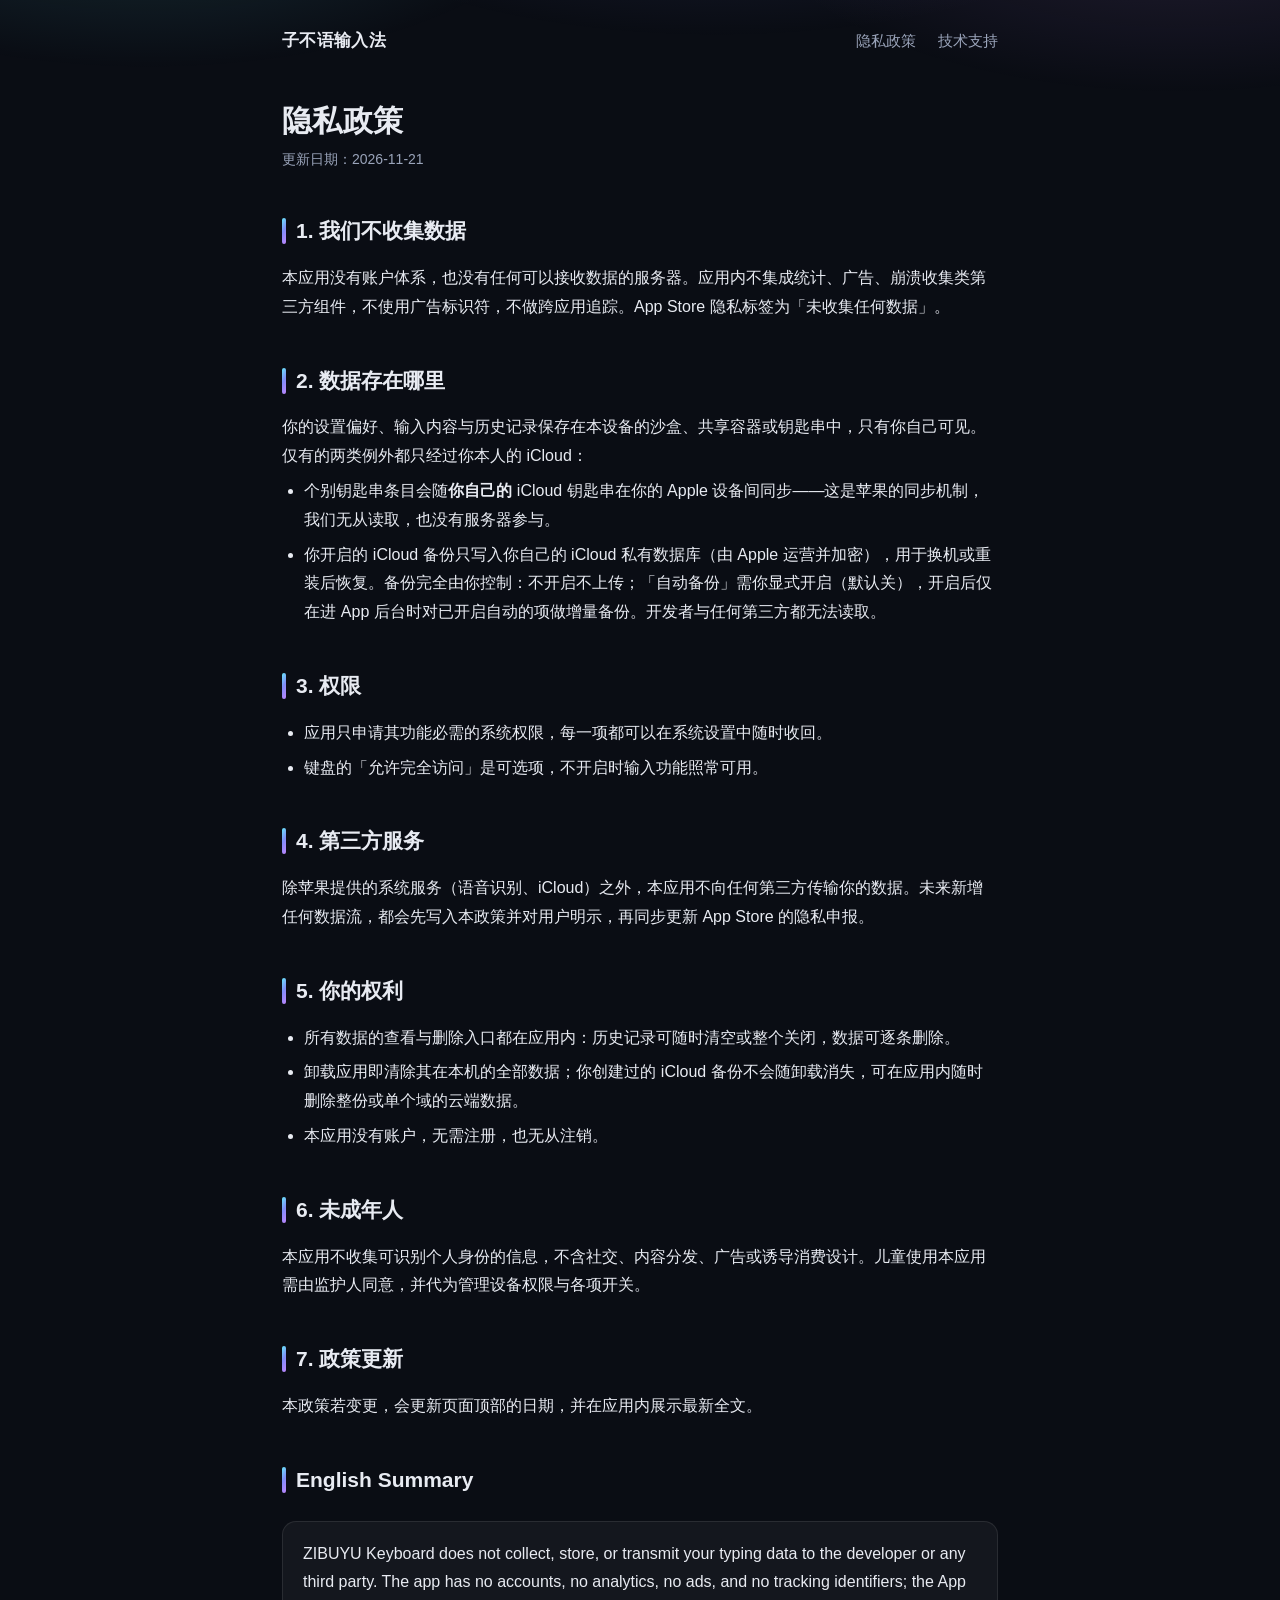
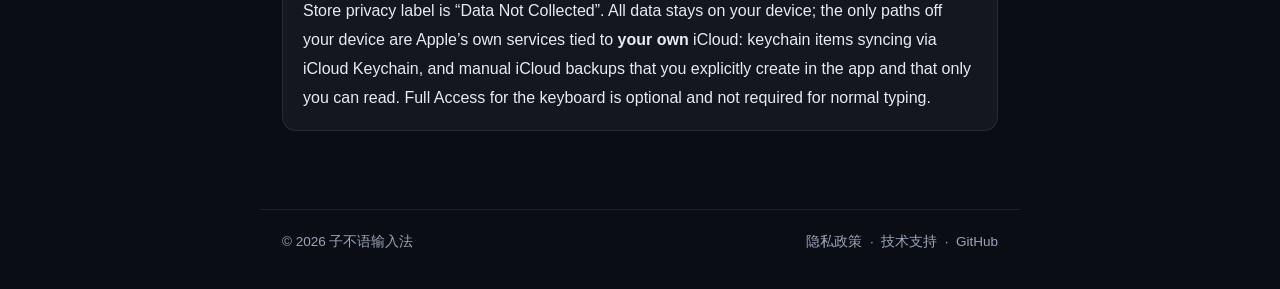
<file: input/privacy/index.html>
<!DOCTYPE html>
<html lang="zh-CN">
<head>
<meta charset="utf-8">
<meta name="viewport" content="width=device-width, initial-scale=1">
<title>隐私政策 · 子不语输入法</title>
<meta name="description" content="子不语输入法隐私政策：你输入的内容只会留在你的设备与你本人的 iCloud 里，未收集任何数据。">
<link rel="stylesheet" href="../../assets/style.css">
</head>
<body>

<header class="site">
  <a class="brand" href="../../">子不语输入法</a>
  <nav>
    <a href="../privacy/">隐私政策</a>
    <a href="../support/">技术支持</a>
  </nav>
</header>

<main>
  <h1 class="page-title">隐私政策</h1>
  <p class="meta-date">更新日期：2026-11-21</p>

  <h2>1. 我们不收集数据</h2>
  <p>本应用没有账户体系，也没有任何可以接收数据的服务器。应用内不集成统计、广告、崩溃收集类第三方组件，不使用广告标识符，不做跨应用追踪。App Store 隐私标签为「未收集任何数据」。</p>

  <h2>2. 数据存在哪里</h2>
  <p>你的设置偏好、输入内容与历史记录保存在本设备的沙盒、共享容器或钥匙串中，只有你自己可见。仅有的两类例外都只经过你本人的 iCloud：</p>
  <ul>
    <li>个别钥匙串条目会随<strong>你自己的</strong> iCloud 钥匙串在你的 Apple 设备间同步——这是苹果的同步机制，我们无从读取，也没有服务器参与。</li>
    <li>你开启的 iCloud 备份只写入你自己的 iCloud 私有数据库（由 Apple 运营并加密），用于换机或重装后恢复。备份完全由你控制：不开启不上传；「自动备份」需你显式开启（默认关），开启后仅在进 App 后台时对已开启自动的项做增量备份。开发者与任何第三方都无法读取。</li>
  </ul>

  <h2>3. 权限</h2>
  <ul>
    <li>应用只申请其功能必需的系统权限，每一项都可以在系统设置中随时收回。</li>
    <li>键盘的「允许完全访问」是可选项，不开启时输入功能照常可用。</li>
  </ul>

  <h2>4. 第三方服务</h2>
  <p>除苹果提供的系统服务（语音识别、iCloud）之外，本应用不向任何第三方传输你的数据。未来新增任何数据流，都会先写入本政策并对用户明示，再同步更新 App Store 的隐私申报。</p>

  <h2>5. 你的权利</h2>
  <ul>
    <li>所有数据的查看与删除入口都在应用内：历史记录可随时清空或整个关闭，数据可逐条删除。</li>
    <li>卸载应用即清除其在本机的全部数据；你创建过的 iCloud 备份不会随卸载消失，可在应用内随时删除整份或单个域的云端数据。</li>
    <li>本应用没有账户，无需注册，也无从注销。</li>
  </ul>

  <h2>6. 未成年人</h2>
  <p>本应用不收集可识别个人身份的信息，不含社交、内容分发、广告或诱导消费设计。儿童使用本应用需由监护人同意，并代为管理设备权限与各项开关。</p>

  <h2>7. 政策更新</h2>
  <p>本政策若变更，会更新页面顶部的日期，并在应用内展示最新全文。</p>

  <h2>English Summary</h2>
  <div class="box">
    <p>ZIBUYU Keyboard does not collect, store, or transmit your typing data to the developer or any third party. The app has no accounts, no analytics, no ads, and no tracking identifiers; the App Store privacy label is “Data Not Collected”. All data stays on your device; the only paths off your device are Apple’s own services tied to <strong>your own</strong> iCloud: keychain items syncing via iCloud Keychain, and manual iCloud backups that you explicitly create in the app and that only you can read. Full Access for the keyboard is optional and not required for normal typing.</p>
  </div>
</main>

<footer class="site">
  <span>© 2026 子不语输入法</span>
  <span>
    <a href="../privacy/">隐私政策</a>
    &nbsp;·&nbsp;
    <a href="../support/">技术支持</a>
    &nbsp;·&nbsp;
    <a href="https://github.com/Miaolegemi9527/zibuyuweb" target="_blank" rel="noopener">GitHub</a>
  </span>
</footer>

</body>
</html>
</file>
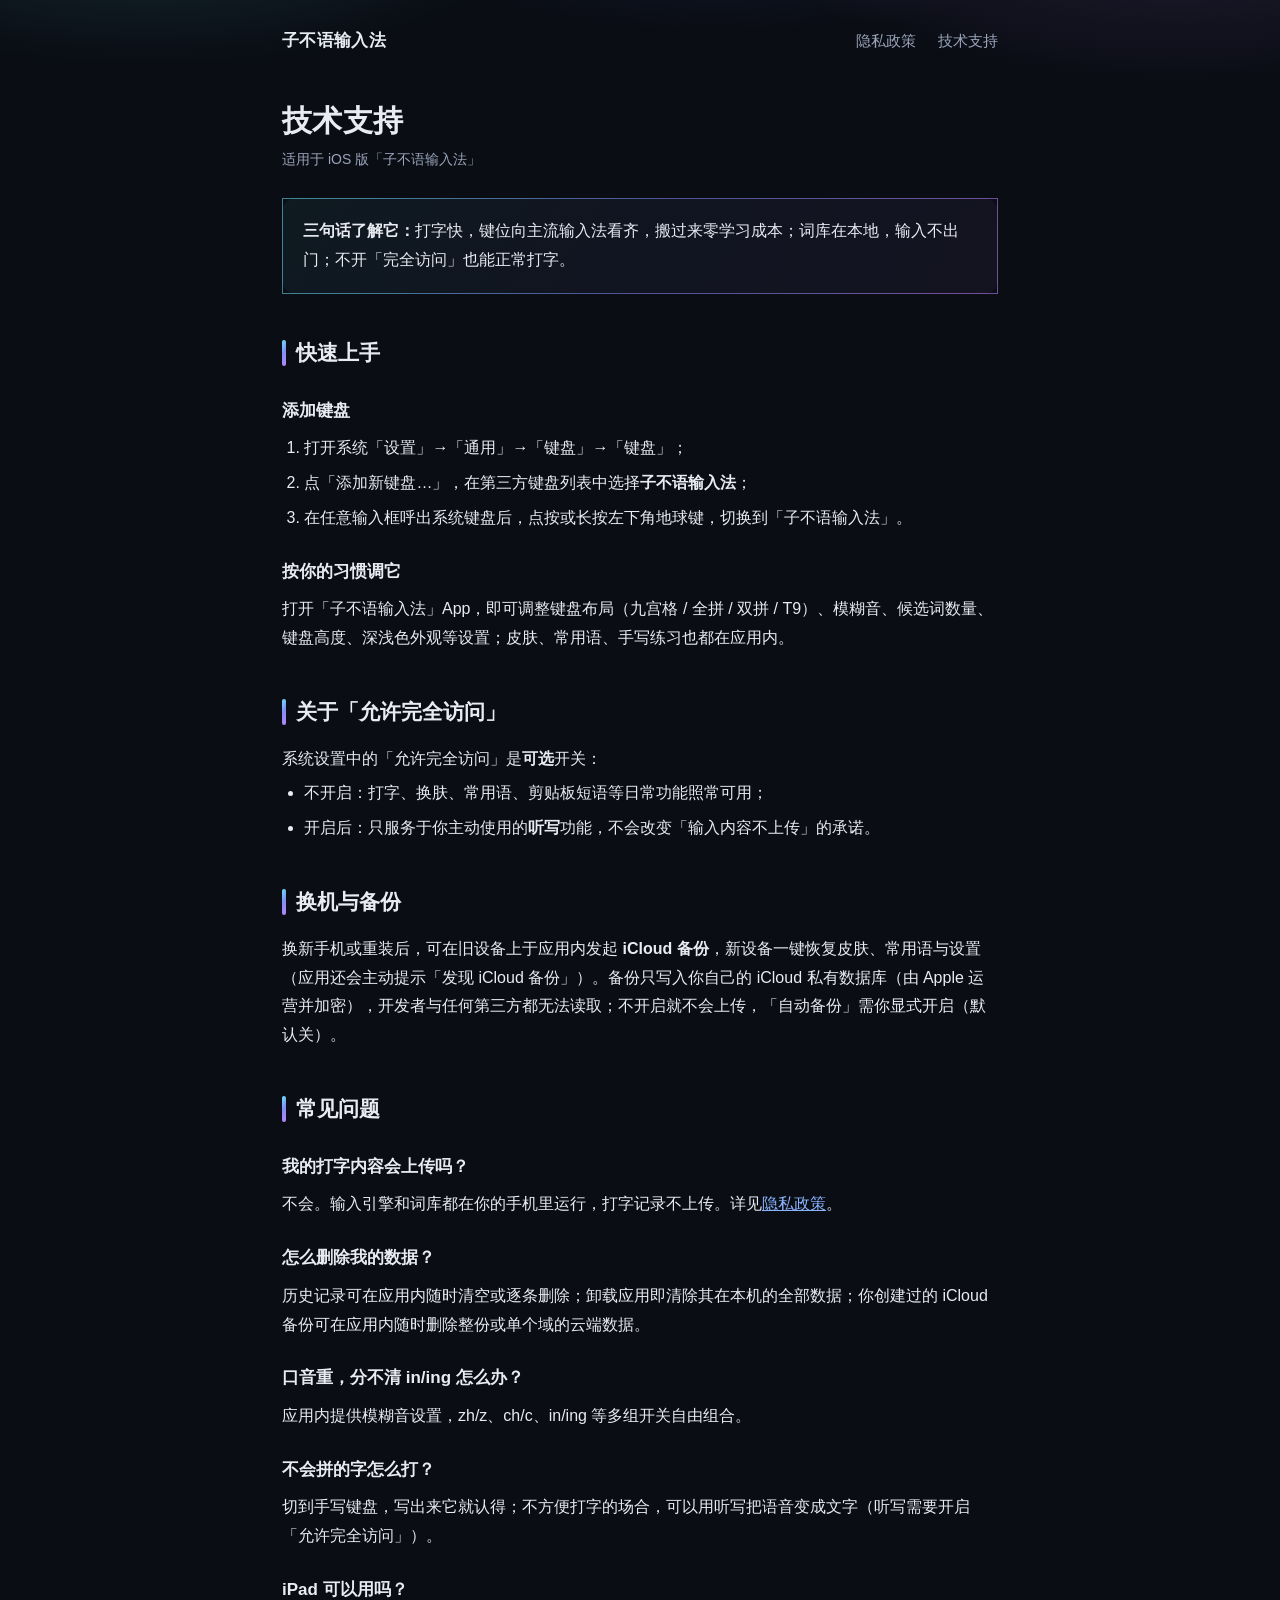
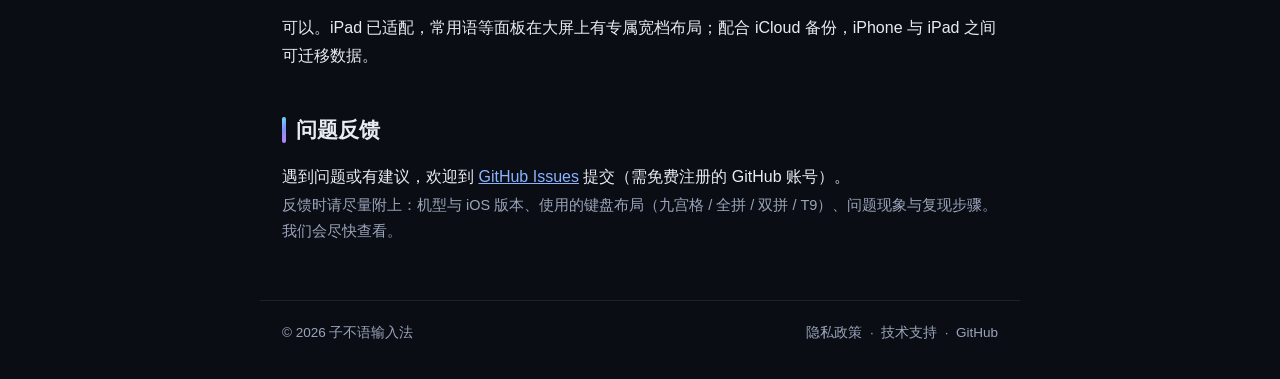
<file: input/support/index.html>
<!DOCTYPE html>
<html lang="zh-CN">
<head>
<meta charset="utf-8">
<meta name="viewport" content="width=device-width, initial-scale=1">
<title>技术支持 · 子不语输入法</title>
<meta name="description" content="子不语输入法技术支持：键盘安装与切换、完全访问说明、备份恢复、数据删除与问题反馈。">
<link rel="stylesheet" href="../../assets/style.css">
</head>
<body>

<header class="site">
  <a class="brand" href="../../">子不语输入法</a>
  <nav>
    <a href="../privacy/">隐私政策</a>
    <a href="../support/">技术支持</a>
  </nav>
</header>

<main>
  <h1 class="page-title">技术支持</h1>
  <p class="meta-date">适用于 iOS 版「子不语输入法」</p>

  <div class="box promise">
    <span class="box-title">三句话了解它：</span>打字快，键位向主流输入法看齐，搬过来零学习成本；词库在本地，输入不出门；不开「完全访问」也能正常打字。
  </div>

  <h2>快速上手</h2>
  <h3>添加键盘</h3>
  <ol>
    <li>打开系统「设置」→「通用」→「键盘」→「键盘」；</li>
    <li>点「添加新键盘…」，在第三方键盘列表中选择<strong>子不语输入法</strong>；</li>
    <li>在任意输入框呼出系统键盘后，点按或长按左下角地球键，切换到「子不语输入法」。</li>
  </ol>
  <h3>按你的习惯调它</h3>
  <p>打开「子不语输入法」App，即可调整键盘布局（九宫格 / 全拼 / 双拼 / T9）、模糊音、候选词数量、键盘高度、深浅色外观等设置；皮肤、常用语、手写练习也都在应用内。</p>

  <h2>关于「允许完全访问」</h2>
  <p>系统设置中的「允许完全访问」是<strong>可选</strong>开关：</p>
  <ul>
    <li>不开启：打字、换肤、常用语、剪贴板短语等日常功能照常可用；</li>
    <li>开启后：只服务于你主动使用的<strong>听写</strong>功能，不会改变「输入内容不上传」的承诺。</li>
  </ul>

  <h2>换机与备份</h2>
  <p>换新手机或重装后，可在旧设备上于应用内发起 <strong>iCloud 备份</strong>，新设备一键恢复皮肤、常用语与设置（应用还会主动提示「发现 iCloud 备份」）。备份只写入你自己的 iCloud 私有数据库（由 Apple 运营并加密），开发者与任何第三方都无法读取；不开启就不会上传，「自动备份」需你显式开启（默认关）。</p>

  <h2>常见问题</h2>

  <h3>我的打字内容会上传吗？</h3>
  <p>不会。输入引擎和词库都在你的手机里运行，打字记录不上传。详见<a href="../privacy/">隐私政策</a>。</p>

  <h3>怎么删除我的数据？</h3>
  <p>历史记录可在应用内随时清空或逐条删除；卸载应用即清除其在本机的全部数据；你创建过的 iCloud 备份可在应用内随时删除整份或单个域的云端数据。</p>

  <h3>口音重，分不清 in/ing 怎么办？</h3>
  <p>应用内提供模糊音设置，zh/z、ch/c、in/ing 等多组开关自由组合。</p>

  <h3>不会拼的字怎么打？</h3>
  <p>切到手写键盘，写出来它就认得；不方便打字的场合，可以用听写把语音变成文字（听写需要开启「允许完全访问」）。</p>

  <h3>iPad 可以用吗？</h3>
  <p>可以。iPad 已适配，常用语等面板在大屏上有专属宽档布局；配合 iCloud 备份，iPhone 与 iPad 之间可迁移数据。</p>

  <h2>问题反馈</h2>
  <p>遇到问题或有建议，欢迎到 <a href="https://github.com/Miaolegemi9527/zibuyuweb/issues/new?labels=input" target="_blank" rel="noopener">GitHub Issues</a> 提交（需免费注册的 GitHub 账号）。</p>
  <p class="muted">反馈时请尽量附上：机型与 iOS 版本、使用的键盘布局（九宫格 / 全拼 / 双拼 / T9）、问题现象与复现步骤。我们会尽快查看。</p>
</main>

<footer class="site">
  <span>© 2026 子不语输入法</span>
  <span>
    <a href="../privacy/">隐私政策</a>
    &nbsp;·&nbsp;
    <a href="../support/">技术支持</a>
    &nbsp;·&nbsp;
    <a href="https://github.com/Miaolegemi9527/zibuyuweb" target="_blank" rel="noopener">GitHub</a>
  </span>
</footer>

</body>
</html>
</file>
<file: assets/style.css>
/* 子不语输入法 · 墨夜极光站内样式（纯静态，无外部依赖） */
* { box-sizing: border-box; margin: 0; padding: 0; }

:root {
  --bg: #0a0d14;
  --text: #e8ebf2;
  --muted: #9aa4ba;
  --card: rgba(255, 255, 255, 0.045);
  --line: rgba(255, 255, 255, 0.09);
  --aurora: linear-gradient(120deg, #67e8f9 0%, #818cf8 48%, #c084fc 100%);
}

html { scroll-behavior: smooth; }

body {
  background: var(--bg);
  color: var(--text);
  font-family: -apple-system, BlinkMacSystemFont, "PingFang SC", "Hiragino Sans GB", "Microsoft YaHei", "Helvetica Neue", sans-serif;
  line-height: 1.8;
  -webkit-font-smoothing: antialiased;
  text-rendering: optimizeLegibility;
}

/* 顶部极光光晕 */
body::before {
  content: "";
  position: fixed;
  inset: -30% -10% auto -10%;
  height: 55vh;
  background:
    radial-gradient(40% 55% at 18% 30%, rgba(103, 232, 249, 0.16), transparent 70%),
    radial-gradient(45% 60% at 55% 20%, rgba(129, 140, 248, 0.18), transparent 70%),
    radial-gradient(40% 55% at 85% 35%, rgba(192, 132, 252, 0.14), transparent 70%);
  pointer-events: none;
  z-index: 0;
}

main, header.site, footer.site {
  position: relative;
  z-index: 1;
}

header.site, footer.site, main {
  max-width: 760px;
  margin: 0 auto;
  padding-left: 22px;
  padding-right: 22px;
}

header.site {
  display: flex;
  align-items: baseline;
  justify-content: space-between;
  gap: 12px;
  padding-top: 26px;
  padding-bottom: 18px;
}

header.site .brand {
  font-weight: 700;
  font-size: 17px;
  letter-spacing: 0.02em;
  text-decoration: none;
  color: var(--text);
}

header.site nav a {
  color: var(--muted);
  text-decoration: none;
  font-size: 15px;
  margin-left: 18px;
}

header.site nav a:hover { color: var(--text); }

main { padding-bottom: 56px; }

h1.page-title {
  font-size: 30px;
  line-height: 1.35;
  letter-spacing: 0.01em;
  margin: 26px 0 6px;
}

p.page-sub {
  color: var(--muted);
  font-size: 15px;
  margin-bottom: 8px;
}

.meta-date {
  color: var(--muted);
  font-size: 14px;
  margin-bottom: 26px;
}

h2 {
  font-size: 21px;
  margin: 40px 0 14px;
  padding-left: 14px;
  position: relative;
}

h2::before {
  content: "";
  position: absolute;
  left: 0;
  top: 0.28em;
  bottom: 0.28em;
  width: 4px;
  border-radius: 2px;
  background: var(--aurora);
}

h3 { font-size: 17px; margin: 24px 0 8px; }

p, li { color: var(--text); font-size: 16px; }

li { margin: 6px 0 6px 1.4em; }

a { color: #8ab4ff; }

strong { font-weight: 650; }

.box {
  background: var(--card);
  border: 1px solid var(--line);
  border-radius: 14px;
  padding: 18px 20px;
  margin: 22px 0;
}

.box.promise {
  border-image: linear-gradient(120deg, rgba(103,232,249,.55), rgba(129,140,248,.55), rgba(192,132,252,.55)) 1;
  border-width: 1px;
  border-style: solid;
  border-radius: 14px;
  background: linear-gradient(120deg, rgba(103,232,249,.06), rgba(129,140,248,.06), rgba(192,132,252,.06));
}

.box .box-title { font-weight: 700; }

.muted { color: var(--muted); font-size: 14.5px; }

.card-grid {
  display: grid;
  grid-template-columns: 1fr 1fr;
  gap: 16px;
  margin: 30px 0 10px;
}

.card {
  display: block;
  background: var(--card);
  border: 1px solid var(--line);
  border-radius: 16px;
  padding: 22px 20px;
  text-decoration: none;
  color: var(--text);
  transition: border-color .2s ease, transform .2s ease;
}

.card:hover { border-color: rgba(129, 140, 248, 0.55); transform: translateY(-2px); }

.card .card-icon { font-size: 26px; }

.card .card-title {
  font-size: 18px;
  font-weight: 700;
  margin: 10px 0 6px;
  background: var(--aurora);
  -webkit-background-clip: text;
  background-clip: text;
  color: transparent;
  width: fit-content;
}

.card .card-desc { color: var(--muted); font-size: 14.5px; line-height: 1.7; }

.card .card-links {
  margin-top: 12px;
  font-size: 14.5px;
}

.card .card-links a { color: #8ab4ff; text-decoration: none; }
.card .card-links a:hover { text-decoration: underline; }

.hero {
  margin-top: 44px;
}

.hero .hero-tag {
  display: inline-block;
  font-size: 13.5px;
  color: var(--muted);
  border: 1px solid var(--line);
  border-radius: 999px;
  padding: 3px 12px;
  margin-bottom: 14px;
}

.hero h1 {
  font-size: 34px;
  letter-spacing: 0.01em;
  line-height: 1.3;
}

.hero h1 .grad {
  background: var(--aurora);
  -webkit-background-clip: text;
  background-clip: text;
  color: transparent;
}

.hero p { color: var(--muted); margin-top: 12px; font-size: 16px; max-width: 34em; }

footer.site {
  border-top: 1px solid var(--line);
  padding-top: 20px;
  padding-bottom: 34px;
  color: var(--muted);
  font-size: 13.5px;
  display: flex;
  flex-wrap: wrap;
  gap: 8px 18px;
  justify-content: space-between;
}

footer.site a { color: var(--muted); text-decoration: none; }
footer.site a:hover { color: var(--text); }

@media (max-width: 560px) {
  .card-grid { grid-template-columns: 1fr; }
  h1.page-title { font-size: 26px; }
  .hero h1 { font-size: 28px; }
}
</file>
